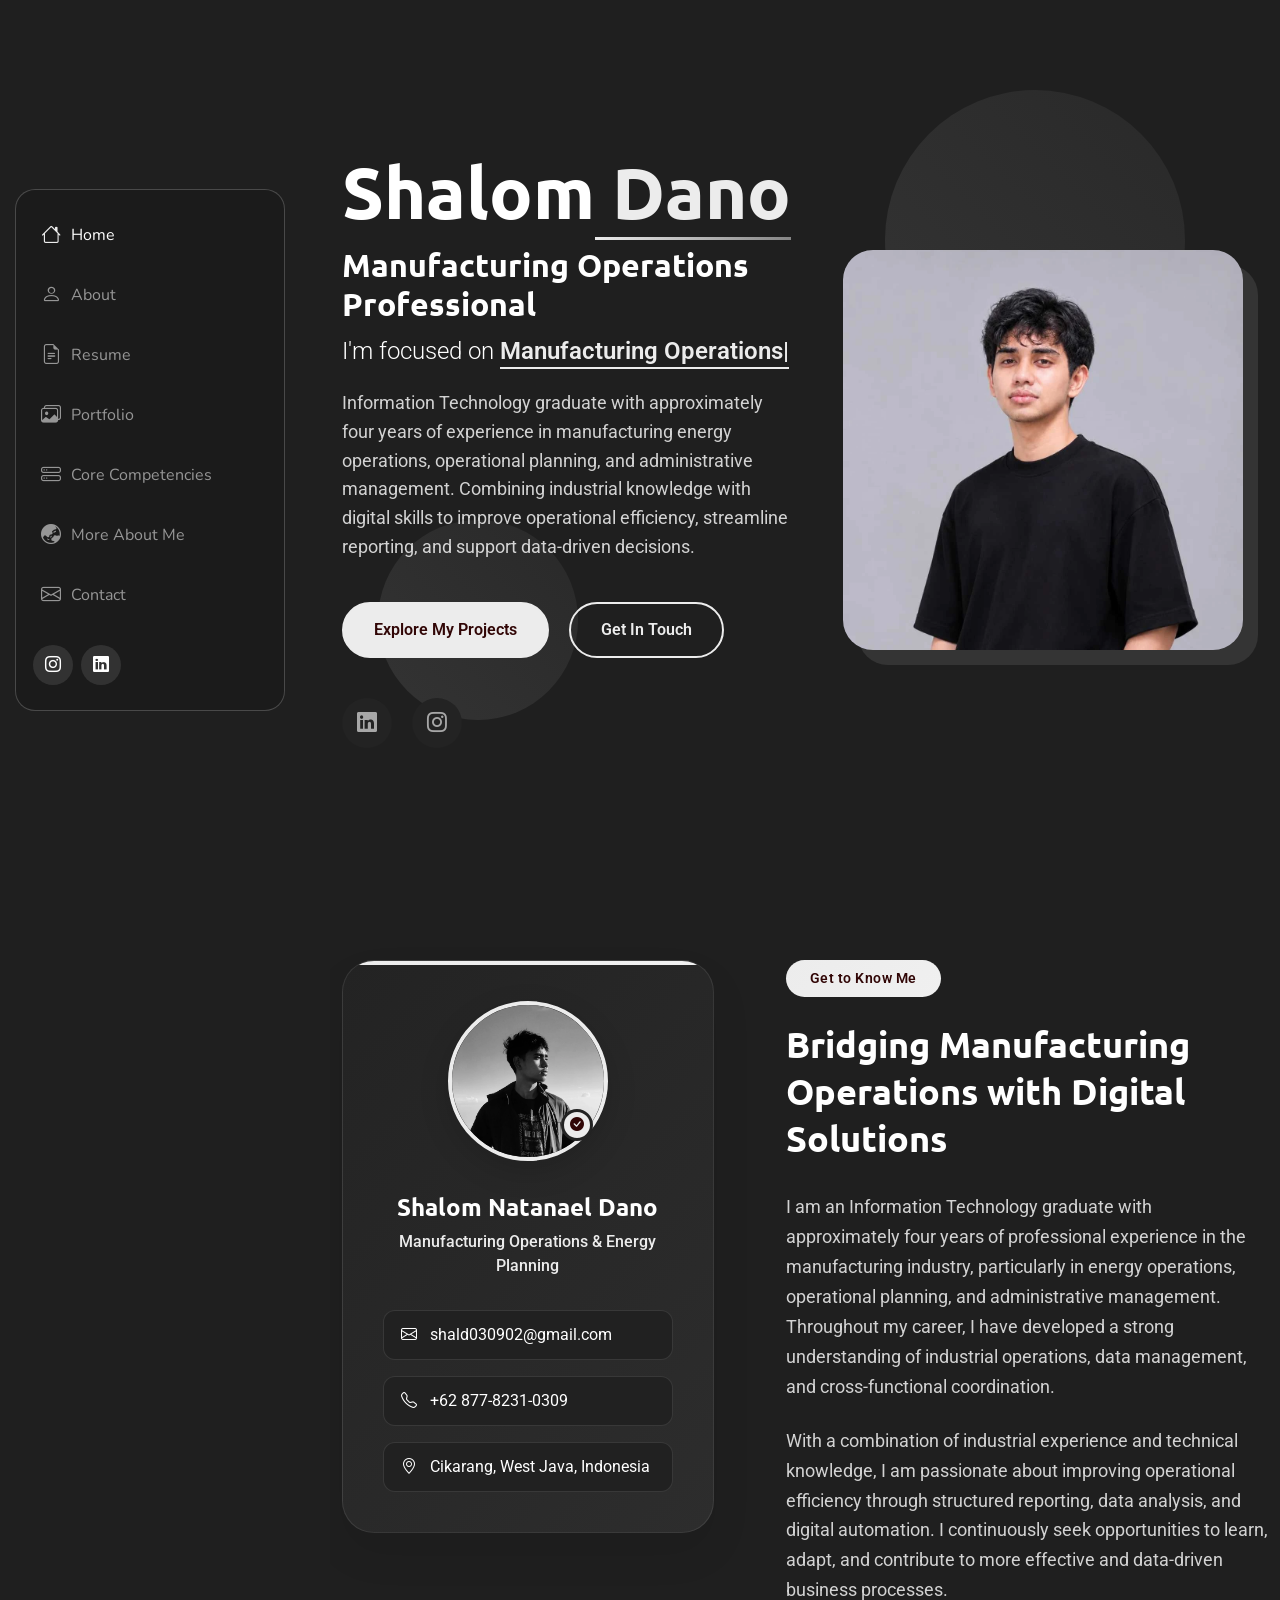
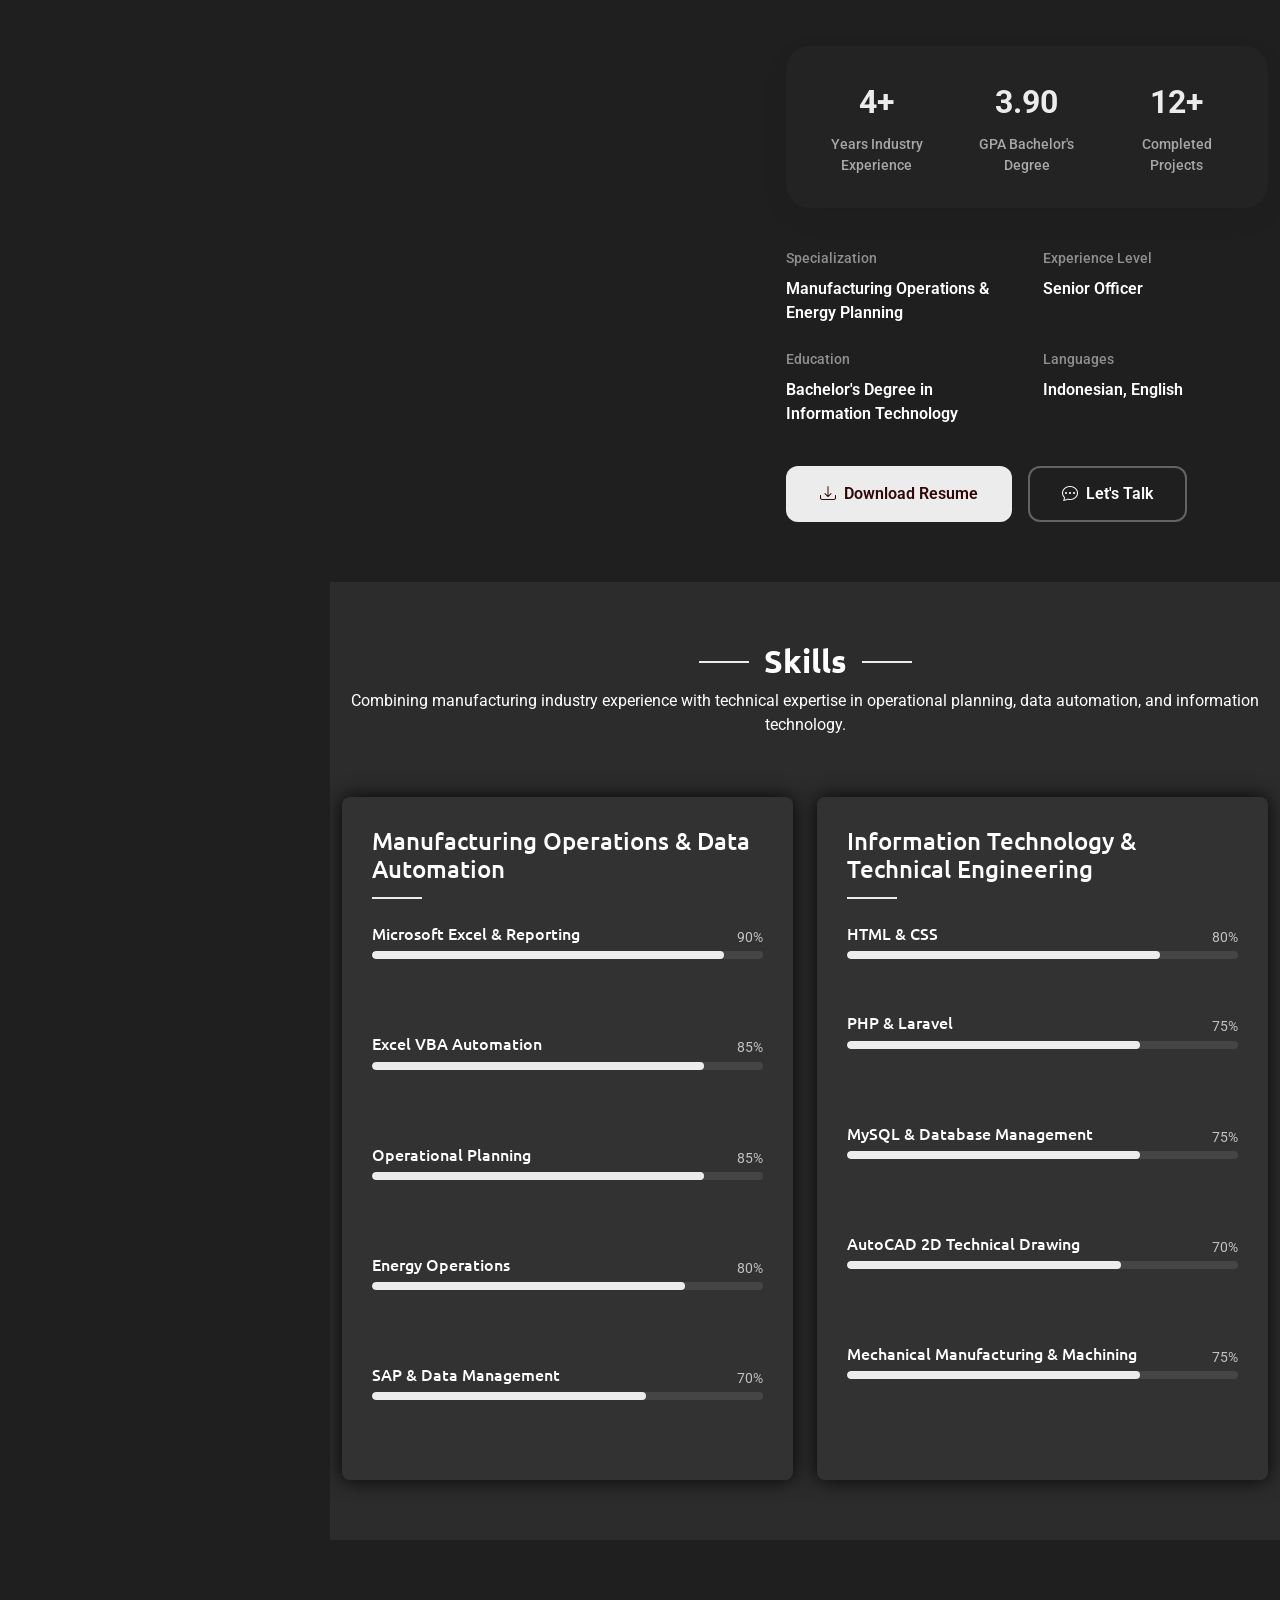
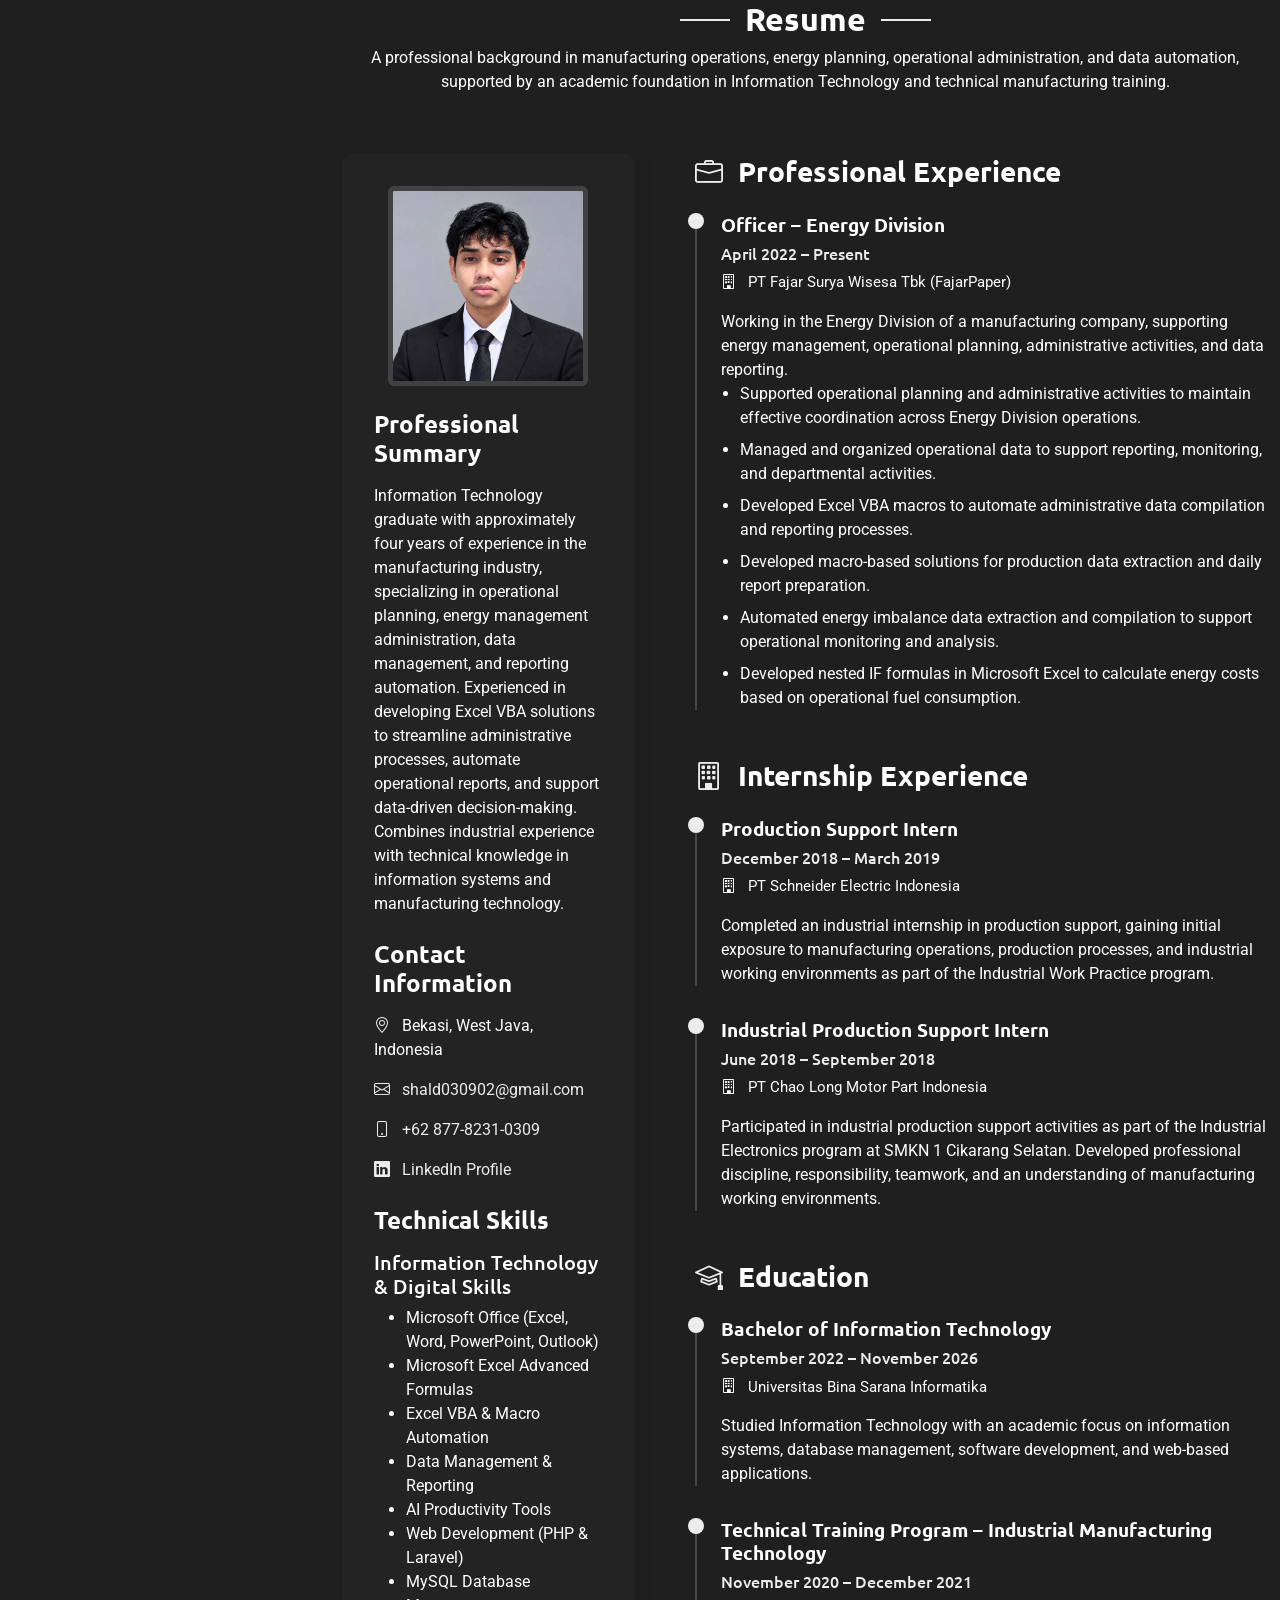
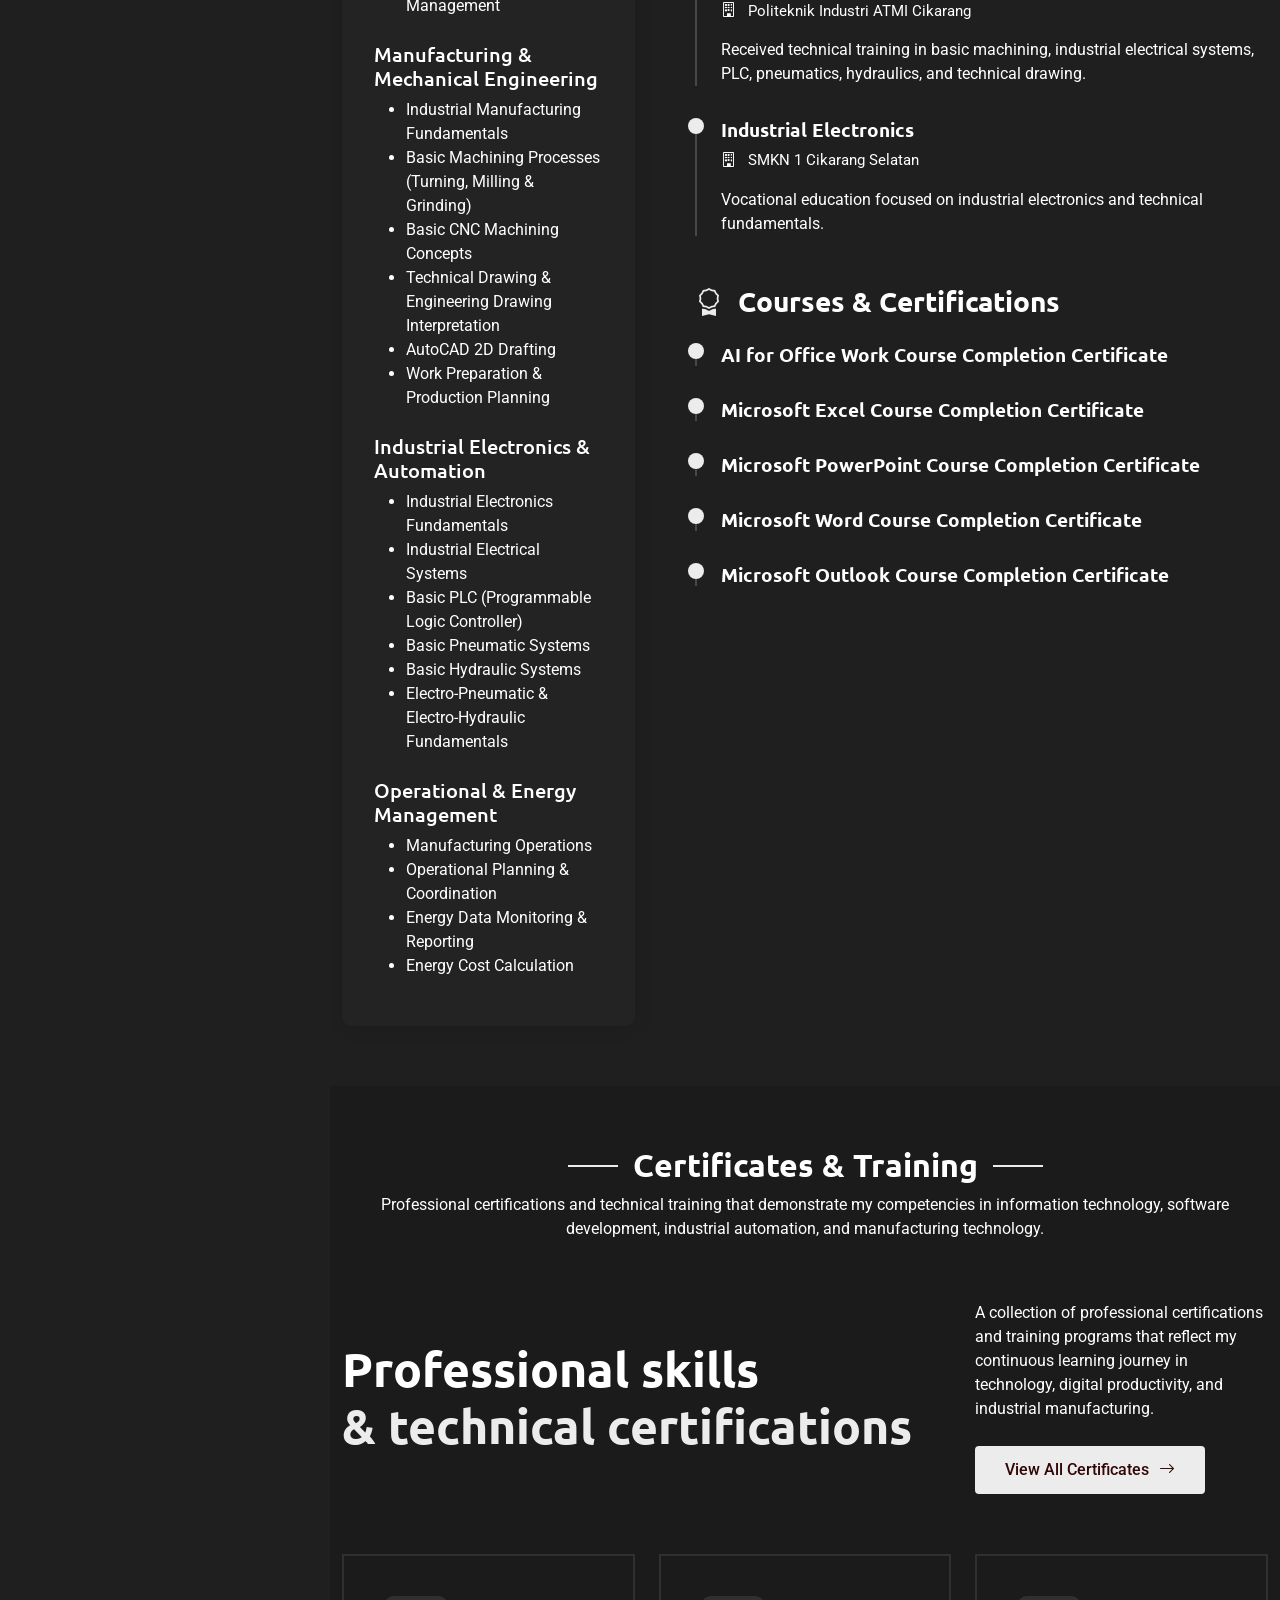
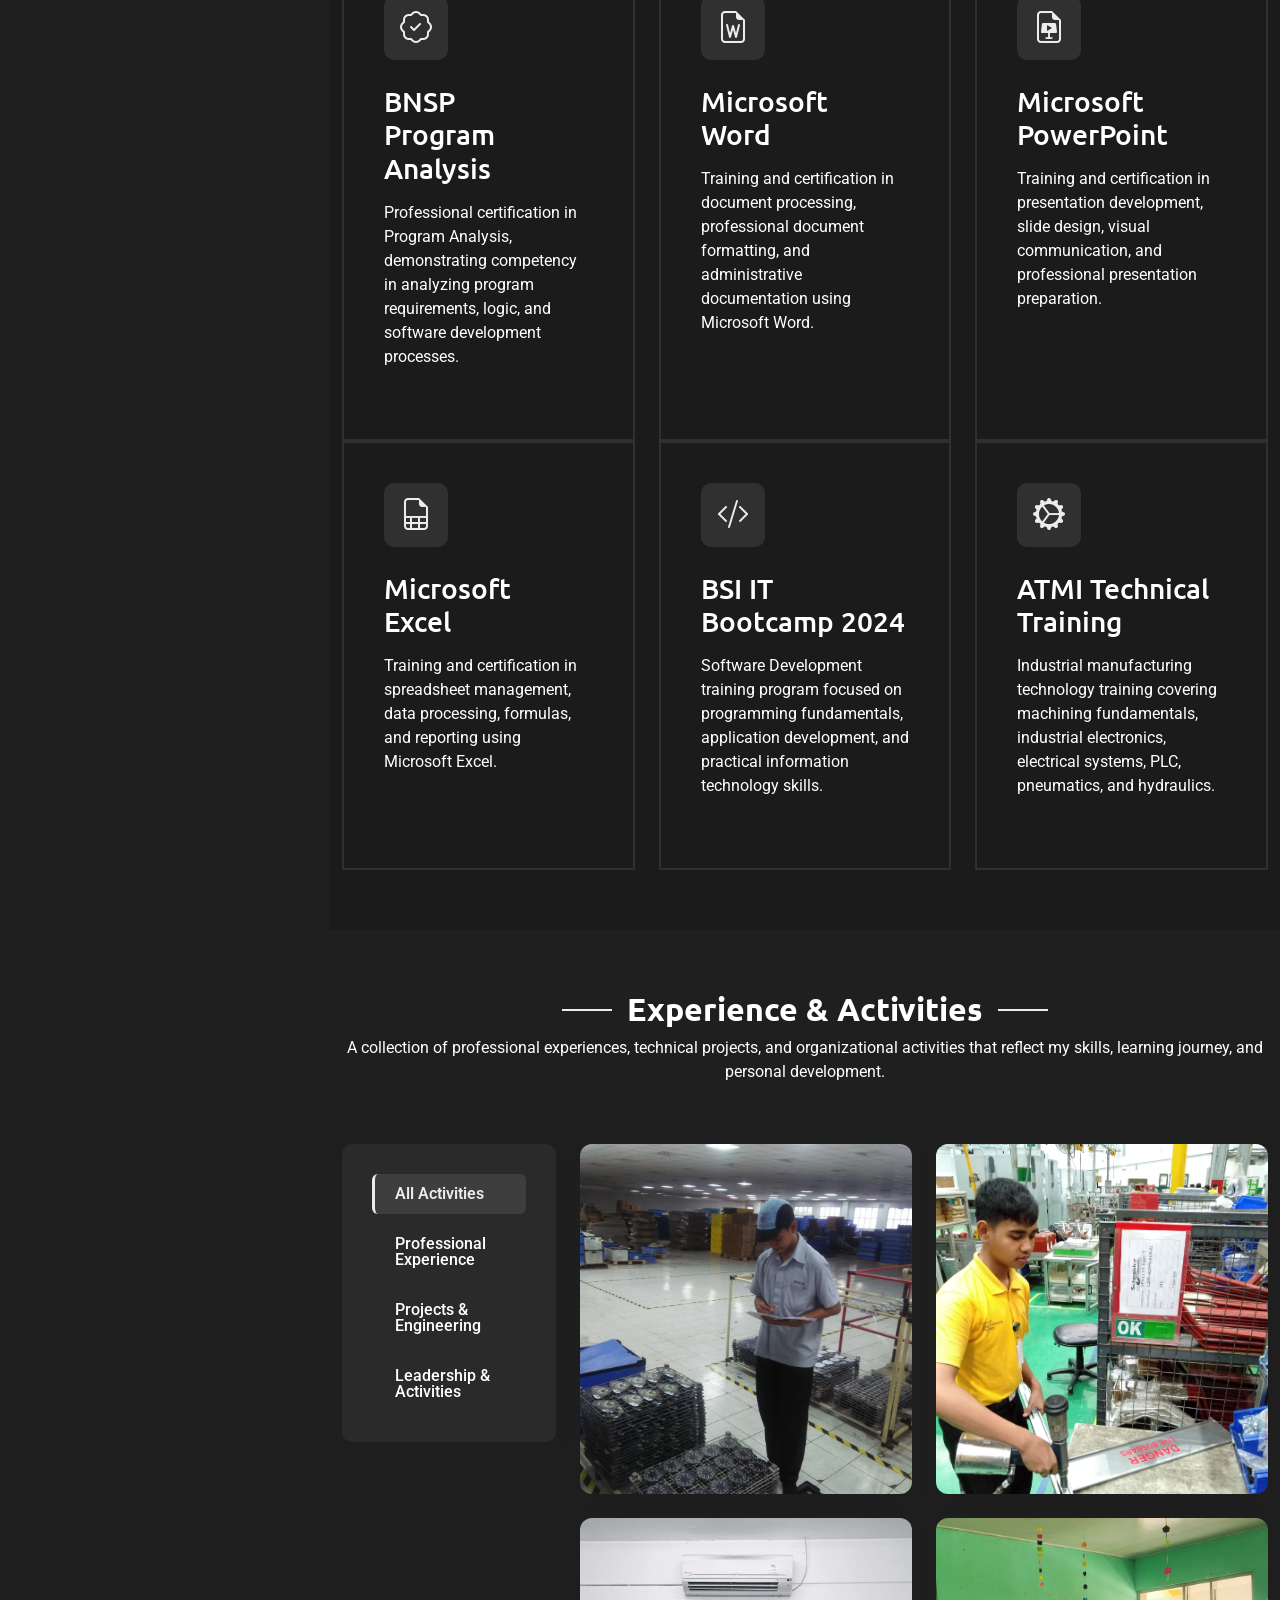
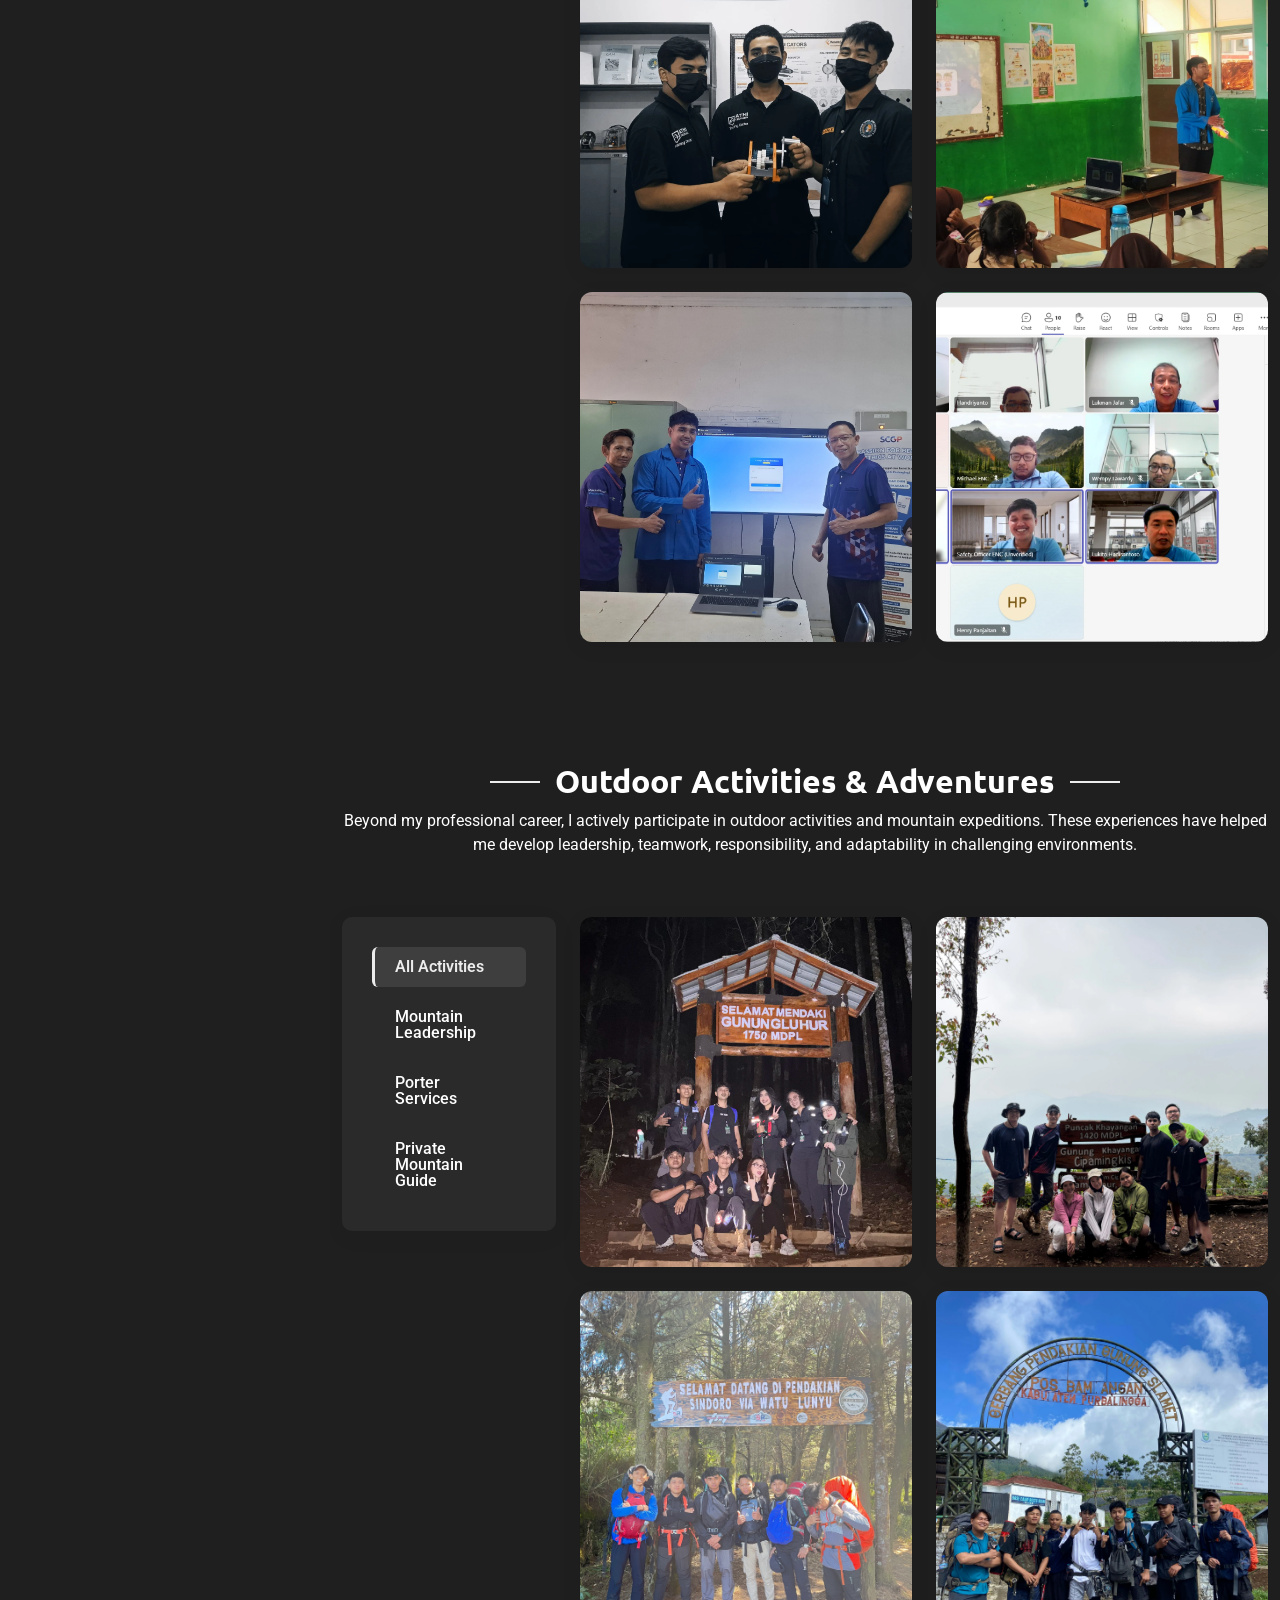
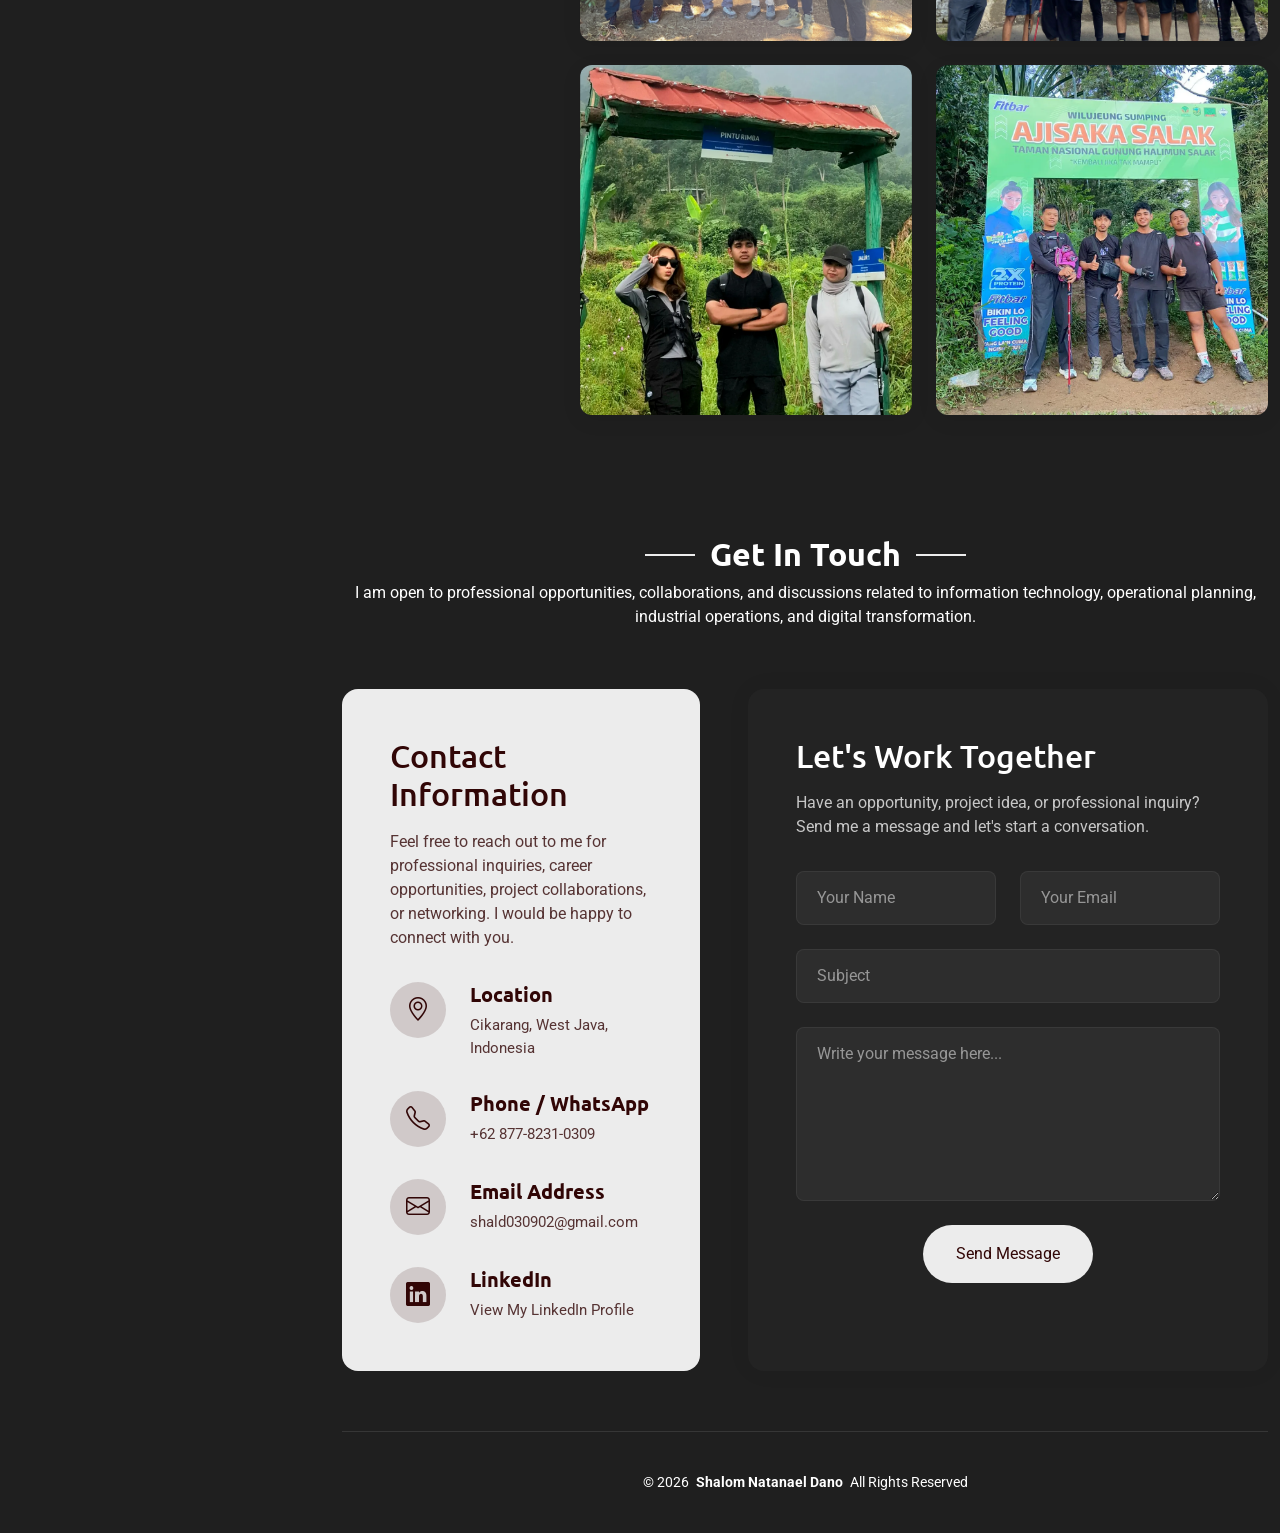
<file: index.html>
<!DOCTYPE html>
<html lang="en">

<head>
  <meta charset="utf-8">
  <meta content="width=device-width, initial-scale=1.0" name="viewport">
  <title>Shalom Natanael Dano</title>
  <meta name="description" content="Portfolio of Shalom Natanael Dano, an Information Technology graduate with experience in manufacturing operations, energy planning, operational reporting, and digital solutions.">
  <meta name="keywords" content="Shalom Natanael Dano, Manufacturing Operations, Energy Planning, Operational Reporting, Information Technology, Data Automation, Portfolio">

  <!-- Favicons -->
  <link rel="icon" type="image/png" sizes="16x16" href="assets/img/favicon.png">
  <link rel="icon" type="image/png" sizes="32x32" href="assets/img/favicon.png">
  <link rel="icon" type="image/png" sizes="48x48" href="assets/img/favicon.png">
  <link rel="icon" type="image/png" sizes="64x64" href="assets/img/favicon.png?v=3">
  <link rel="apple-touch-icon" sizes="180x180" href="assets/img/apple-touch-icon.png?v=3">

  <!-- Fonts -->
  <link href="https://fonts.googleapis.com" rel="preconnect">
  <link href="https://fonts.gstatic.com" rel="preconnect" crossorigin>
  <link href="https://fonts.googleapis.com/css2?family=Roboto:ital,wght@0,100;0,300;0,400;0,500;0,700;0,900;1,100;1,300;1,400;1,500;1,700;1,900&family=Ubuntu:ital,wght@0,300;0,400;0,500;0,700;1,300;1,400;1,500;1,700&family=Nunito:ital,wght@0,200;0,300;0,400;0,500;0,600;0,700;0,800;0,900;1,200;1,300;1,400;1,500;1,600;1,700;1,800;1,900&display=swap" rel="stylesheet">

  <!-- Vendor CSS Files -->
  <link href="assets/vendor/bootstrap/css/bootstrap.min.css" rel="stylesheet">
  <link href="assets/vendor/bootstrap-icons/bootstrap-icons.css" rel="stylesheet">
  <link href="assets/vendor/aos/aos.css" rel="stylesheet">
  <link href="assets/vendor/glightbox/css/glightbox.min.css" rel="stylesheet">
  <link href="assets/vendor/swiper/swiper-bundle.min.css" rel="stylesheet">

  <!-- Main CSS File -->
  <link href="assets/css/main.css" rel="stylesheet">

</head>

<body class="index-page">

  <header id="header" class="header dark-background d-flex flex-column justify-content-center">
    <i class="header-toggle d-xl-none bi bi-list"></i>

    <div class="header-container d-flex flex-column align-items-start">
      <nav id="navmenu" class="navmenu">
        <ul>
          <li>
  <a href="#hero" class="active">
    <i class="bi bi-house navicon"></i>
    <span>Home</span>
  </a>
  </li>

  <li>
    <a href="#about">
      <i class="bi bi-person navicon"></i>
      <span>About</span>
    </a>
  </li>

  <li>
    <a href="#resume">
      <i class="bi bi-file-earmark-text navicon"></i>
      <span>Resume</span>
    </a>
  </li>

  <li>
    <a href="#portfolio">
      <i class="bi bi-images navicon"></i>
      <span>Portfolio</span>
    </a>
  </li>

  <li>
    <a href="#services">
      <i class="bi bi-hdd-stack navicon"></i>
      <span>Core Competencies</span>
    </a>
  </li>

  <li>
    <a href="#outdoor-activities">
      <i class="bi bi-globe-asia-australia navicon"></i>
      <span>More About Me</span>
    </a>
  </li>

  <li>
    <a href="#contact">
      <i class="bi bi-envelope navicon"></i>
      <span>Contact</span>
    </a>
  </li>
        </ul>
      </nav>

      <div class="social-links text-center">
        <a href="https://www.instagram.com/shald03/" class="instagram"><i class="bi bi-instagram"></i></a>
        <a href="https://www.linkedin.com/in/shalom-natanael-dano-865ab52b8/" class="linkedin"><i class="bi bi-linkedin"></i></a>
      </div>

    </div>

  </header>

  <main class="main">

    <!-- Hero Section -->
    <section id="hero" class="hero section">

      <div class="background-elements">
        <div class="bg-circle circle-1"></div>
        <div class="bg-circle circle-2"></div>
      </div>

      <div class="hero-content">

        <div class="container">
          <div class="row align-items-center">

            <div class="col-lg-6" data-aos="fade-right" data-aos-delay="100">
              <div class="hero-text">
                <h1>Shalom<span class="accent-text"> Dano</span></h1>
                <h2>Manufacturing Operations Professional</h2>
                  <p class="lead">
                    I'm focused on 
                    <span class="typed" data-typed-items="Manufacturing Operations, Energy Planning, Operational Reporting, Data Management & Automation"></span>
                  </p>

                  <p class="description">
                    Information Technology graduate with approximately four years of experience in manufacturing energy operations, operational planning, and administrative management. Combining industrial knowledge with digital skills to improve operational efficiency, streamline reporting, and support data-driven decisions.
                  </p>

                  <div class="hero-actions">
                    <a href="#portfolio" class="btn btn-primary">Explore My Projects</a>
                    <a href="#contact" class="btn btn-outline">Get In Touch</a>
                  </div>
                <div class="social-links">
                  <a href="https://www.linkedin.com/in/shalom-natanael-dano-865ab52b8/"><i class="bi bi-linkedin"></i></a>
                  <a href="https://www.instagram.com/shald03/"><i class="bi bi-instagram"></i></a>
                </div>
              </div>
            </div>

            <div class="col-lg-6" data-aos="fade-left" data-aos-delay="200">
              <div class="hero-visual">
                <div class="profile-container">
                  <div class="profile-background"></div>
                  <img src="assets/img/profile/profile-2.webp" alt="Shalom Natanael Dano" class="profile-image">
                </div>
              </div>
            </div>

          </div>
        </div>
      </div>

    </section><!-- /Hero Section -->

    <!-- About Section -->
    <section id="about" class="about section">

      <div class="container" data-aos="fade-up" data-aos-delay="100">

        <div class="row">
          <div class="col-lg-5" data-aos="zoom-in" data-aos-delay="200">
            <div class="profile-card">
              <div class="profile-header">
                <div class="profile-image">
                  <img src="assets/img/profile/profile-square-3.webp" alt="Shalom Natanael Dano profile portrait" class="img-fluid">
                </div>
                <div class="profile-badge">
                  <i class="bi bi-check-circle-fill"></i>
                </div>
              </div>

              <div class="profile-content">
                <h3>Shalom Natanael Dano</h3>
                <p class="profession">Manufacturing Operations &amp; Energy Planning</p>

                <div class="contact-links">
                  <a href="mailto:shald030902@gmail.com" class="contact-item">
                    <i class="bi bi-envelope"></i>
                    shald030902@gmail.com
                  </a>
                  <a href="https://wa.me/6287782310309" class="contact-item">
                    <i class="bi bi-telephone"></i>
                    +62 877-8231-0309
                  </a>
                  <a href="https://goo.gl/maps/7T4fyBwsQ2mEXSQv8?g_st=ac" class="contact-item">
                    <i class="bi bi-geo-alt"></i>
                    Cikarang, West Java, Indonesia
                  </a>
                </div>
              </div>
            </div>
          </div>

          <div class="col-lg-7" data-aos="fade-left" data-aos-delay="300">
            <div class="about-content">
              <div class="section-header">
                <span class="badge-text">Get to Know Me</span>
                <h2>Bridging Manufacturing Operations with Digital Solutions</h2>
                </div>

                <div class="description">
                  <p>
                    I am an Information Technology graduate with approximately four years of professional experience in the manufacturing industry, particularly in energy operations, operational planning, and administrative management. Throughout my career, I have developed a strong understanding of industrial operations, data management, and cross-functional coordination.
                  </p>
                  
                  <p>
                    With a combination of industrial experience and technical knowledge, I am passionate about improving operational efficiency through structured reporting, data analysis, and digital automation. I continuously seek opportunities to learn, adapt, and contribute to more effective and data-driven business processes.
                  </p>
                </div>

                <div class="stats-grid">
                  <div class="stat-item">
                    <div class="stat-number">4+</div>
                    <div class="stat-label">Years Industry Experience</div>
                  </div>

                  <div class="stat-item">
                    <div class="stat-number">3.90</div>
                    <div class="stat-label">GPA Bachelor's Degree</div>
                  </div>

                  <div class="stat-item">
                    <div class="stat-number">12+</div>
                    <div class="stat-label">Completed Projects</div>
                  </div>
                </div>

                <div class="details-grid">
                  <div class="detail-row">
                    <div class="detail-item">
                      <span class="detail-label">Specialization</span>
                      <span class="detail-value">Manufacturing Operations &amp; Energy Planning</span>
                    </div>
                    <div class="detail-item">
                      <span class="detail-label">Experience Level</span>
                      <span class="detail-value">Senior Officer</span>
                    </div>
                  </div>
                  <div class="detail-row">
                    <div class="detail-item">
                      <span class="detail-label">Education</span>
                      <span class="detail-value">Bachelor's Degree in Information Technology</span>
                    </div>
                    <div class="detail-item">
                      <span class="detail-label">Languages</span>
                      <span class="detail-value">Indonesian, English</span>
                    </div>
                  </div>
                </div>

              <div class="cta-section">
                <a href="https://drive.google.com/file/d/1sSHM8zEkZzFgWvC7P91WsCCNqD21sJYe/view?usp=sharing" class="btn btn-primary">
                  <i class="bi bi-download"></i>
                  Download Resume
                </a>
                <a href="https://wa.me/6287782310309" class="btn btn-outline">
                  <i class="bi bi-chat-dots"></i>
                  Let's Talk
                </a>
              </div>
            </div>
          </div>
        </div>

      </div>

    </section><!-- /About Section -->

    <!-- Skills Section -->
    <section id="skills" class="skills section light-background">

      <!-- Section Title -->
      <div class="container section-title" data-aos="fade-up">
        <h2>Skills</h2>
        <p>
          Combining manufacturing industry experience with technical expertise
          in operational planning, data automation, and information technology.
        </p>
      </div>
      <!-- End Section Title -->

      <div class="container" data-aos="fade-up" data-aos-delay="100">

        <div class="row g-4">

          <!-- Manufacturing Operations & Data Automation -->
          <div class="col-lg-6">
            <div class="skills-category" data-aos="fade-up" data-aos-delay="200">

              <h3>Manufacturing Operations & Data Automation</h3>

              <div class="skills-animation">

                <!-- 1. Microsoft Excel & Reporting -->
                <div class="skill-item">
                  <div class="d-flex justify-content-between align-items-center">
                    <h4>Microsoft Excel & Reporting</h4>
                    <span class="skill-percentage">90%</span>
                  </div>

                  <div class="progress">
                    <div class="progress-bar"
                        role="progressbar"
                        aria-valuenow="90"
                        aria-valuemin="0"
                        aria-valuemax="100">
                    </div>
                  </div>

                  <div class="skill-tooltip">
                    Operational reporting, data management, spreadsheet analysis,
                    and executive report preparation.
                  </div>
                </div>

                <!-- 2. Excel VBA Automation -->
                <div class="skill-item">
                  <div class="d-flex justify-content-between align-items-center">
                    <h4>Excel VBA Automation</h4>
                    <span class="skill-percentage">85%</span>
                  </div>

                  <div class="progress">
                    <div class="progress-bar"
                        role="progressbar"
                        aria-valuenow="85"
                        aria-valuemin="0"
                        aria-valuemax="100">
                    </div>
                  </div>

                  <div class="skill-tooltip">
                    Automated reporting, attendance processing, data extraction,
                    file management, and workflow automation.
                  </div>
                </div>

                <!-- 3. Operational Planning -->
                <div class="skill-item">
                  <div class="d-flex justify-content-between align-items-center">
                    <h4>Operational Planning</h4>
                    <span class="skill-percentage">85%</span>
                  </div>

                  <div class="progress">
                    <div class="progress-bar"
                        role="progressbar"
                        aria-valuenow="85"
                        aria-valuemin="0"
                        aria-valuemax="100">
                    </div>
                  </div>

                  <div class="skill-tooltip">
                    Operational scheduling, monitoring, coordination,
                    and manufacturing activity reporting.
                  </div>
                </div>

                <!-- 4. Energy Operations -->
                <div class="skill-item">
                  <div class="d-flex justify-content-between align-items-center">
                    <h4>Energy Operations</h4>
                    <span class="skill-percentage">80%</span>
                  </div>

                  <div class="progress">
                    <div class="progress-bar"
                        role="progressbar"
                        aria-valuenow="80"
                        aria-valuemin="0"
                        aria-valuemax="100">
                    </div>
                  </div>

                  <div class="skill-tooltip">
                    Understanding of energy center operations, utility processes,
                    water balance, and industrial reporting.
                  </div>
                </div>

                <!-- 5. SAP & Data Management -->
                <div class="skill-item">
                  <div class="d-flex justify-content-between align-items-center">
                    <h4>SAP & Data Management</h4>
                    <span class="skill-percentage">70%</span>
                  </div>

                  <div class="progress">
                    <div class="progress-bar"
                        role="progressbar"
                        aria-valuenow="70"
                        aria-valuemin="0"
                        aria-valuemax="100">
                    </div>
                  </div>

                  <div class="skill-tooltip">
                    Experience with SAP-based operational activities
                    and structured data management.
                  </div>
                </div>

              </div>
            </div>
          </div>
          <!-- End Manufacturing Skills -->


          <!-- Information Technology & Technical Engineering -->
          <div class="col-lg-6">
            <div class="skills-category" data-aos="fade-up" data-aos-delay="300">

              <h3>Information Technology & Technical Engineering</h3>

              <div class="skills-animation">

                <!-- 1. HTML & CSS -->
                <div class="skill-item">
                  <div class="d-flex justify-content-between align-items-center">
                    <h4>HTML & CSS</h4>
                    <span class="skill-percentage">80%</span>
                  </div>

                  <div class="progress">
                    <div class="progress-bar"
                        role="progressbar"
                        aria-valuenow="80"
                        aria-valuemin="0"
                        aria-valuemax="100">
                    </div>
                  </div>

                  <div class="skill-tooltip">
                    Building responsive web interfaces and structured web layouts.
                  </div>
                </div>

                <!-- 2. PHP & Laravel -->
                <div class="skill-item">
                  <div class="d-flex justify-content-between align-items-center">
                    <h4>PHP & Laravel</h4>
                    <span class="skill-percentage">75%</span>
                  </div>

                  <div class="progress">
                    <div class="progress-bar"
                        role="progressbar"
                        aria-valuenow="75"
                        aria-valuemin="0"
                        aria-valuemax="100">
                    </div>
                  </div>

                  <div class="skill-tooltip">
                    Developing web applications using Laravel,
                    MVC architecture, and backend functionality.
                  </div>
                </div>

                <!-- 3. MySQL & Database Management -->
                <div class="skill-item">
                  <div class="d-flex justify-content-between align-items-center">
                    <h4>MySQL & Database Management</h4>
                    <span class="skill-percentage">75%</span>
                  </div>

                  <div class="progress">
                    <div class="progress-bar"
                        role="progressbar"
                        aria-valuenow="75"
                        aria-valuemin="0"
                        aria-valuemax="100">
                    </div>
                  </div>

                  <div class="skill-tooltip">
                    Database design, relational data management,
                    SQL queries, and data organization.
                  </div>
                </div>

                <!-- 4. AutoCAD 2D Technical Drawing -->
                <div class="skill-item">
                  <div class="d-flex justify-content-between align-items-center">
                    <h4>AutoCAD 2D Technical Drawing</h4>
                    <span class="skill-percentage">70%</span>
                  </div>

                  <div class="progress">
                    <div class="progress-bar"
                        role="progressbar"
                        aria-valuenow="70"
                        aria-valuemin="0"
                        aria-valuemax="100">
                    </div>
                  </div>

                  <div class="skill-tooltip">
                    2D technical drawing, engineering drawing interpretation,
                    dimensioning, and mechanical drawing fundamentals.
                  </div>
                </div>

                <!-- 5. Mechanical Manufacturing & Machining -->
                <div class="skill-item">
                  <div class="d-flex justify-content-between align-items-center">
                    <h4>Mechanical Manufacturing & Machining</h4>
                    <span class="skill-percentage">75%</span>
                  </div>

                  <div class="progress">
                    <div class="progress-bar"
                        role="progressbar"
                        aria-valuenow="75"
                        aria-valuemin="0"
                        aria-valuemax="100">
                    </div>
                  </div>

                  <div class="skill-tooltip">
                    Practical training in conventional lathe machining,
                    milling, welding, grinding, precision measurement,
                    and mechanical assembly.
                  </div>
                </div>

              </div>
            </div>
          </div>
          <!-- End IT & Technical Engineering Skills -->

        </div>
      </div>

    </section>
    <!-- End Skills Section -->


    <!-- Resume Section -->
    <section id="resume" class="resume section">

      <!-- Section Title -->
      <div class="container section-title" data-aos="fade-up">
        <h2>Resume</h2>
        <p>
          A professional background in manufacturing operations, energy planning,
          operational administration, and data automation, supported by an academic
          foundation in Information Technology and technical manufacturing training.
        </p>
      </div>
      <!-- End Section Title -->

      <div class="container" data-aos="fade-up" data-aos-delay="100">

        <div class="row gy-4">

          <!-- Left Column -->
          <div class="col-lg-4">
            <div class="resume-side" data-aos="fade-right" data-aos-delay="100">

              <div class="profile-img mb-4">
                <img src="assets/img/profile/profile-square-2.webp"
                    alt="Shalom Natanael Dano"
                    class="img-fluid rounded">
              </div>

              <!-- Professional Summary -->
              <h3>Professional Summary</h3>
              <p>
                Information Technology graduate with approximately four years
                of experience in the manufacturing industry, specializing in
                operational planning, energy management administration,
                data management, and reporting automation.

                Experienced in developing Excel VBA solutions to streamline
                administrative processes, automate operational reports, and
                support data-driven decision-making.
                Combines industrial experience with technical knowledge
                in information systems and manufacturing technology.
              </p>

              <!-- Contact Information -->
              <h3 class="mt-4">Contact Information</h3>
              <ul class="contact-info list-unstyled">

                <li>
                  <i class="bi bi-geo-alt"></i>
                  Bekasi, West Java, Indonesia
                </li>

                <li>
                  <i class="bi bi-envelope"></i>
                  <a href="mailto:shald030902@gmail.com">
                    shald030902@gmail.com
                  </a>
                </li>

                <li>
                  <i class="bi bi-phone"></i>
                  <a href="tel:+6287782310309">
                    +62 877-8231-0309
                  </a>
                </li>

                <li>
                  <i class="bi bi-linkedin"></i>
                  <a href="https://www.linkedin.com/in/shalom-natanael-dano-865ab52b8/"
                    target="_blank">
                    LinkedIn Profile
                  </a>
                </li>

              </ul>
              
              <!-- Technical Skills -->
              <div class="skills-animation mt-4">

                <h3>Technical Skills</h3>

                <!-- Information Technology & Digital Skills -->
                <h5 class="mt-3 mb-2">Information Technology & Digital Skills</h5>
                <ul>
                  <li>Microsoft Office (Excel, Word, PowerPoint, Outlook)</li>
                  <li>Microsoft Excel Advanced Formulas</li>
                  <li>Excel VBA & Macro Automation</li>
                  <li>Data Management & Reporting</li>
                  <li>AI Productivity Tools</li>
                  <li>Web Development (PHP & Laravel)</li>
                  <li>MySQL Database Management</li>
                </ul>

                <!-- Manufacturing & Mechanical Engineering -->
                <h5 class="mt-4 mb-2">Manufacturing & Mechanical Engineering</h5>
                <ul>
                  <li>Industrial Manufacturing Fundamentals</li>
                  <li>Basic Machining Processes (Turning, Milling & Grinding)</li>
                  <li>Basic CNC Machining Concepts</li>
                  <li>Technical Drawing & Engineering Drawing Interpretation</li>
                  <li>AutoCAD 2D Drafting</li>
                  <li>Work Preparation & Production Planning</li>
                </ul>

                <!-- Industrial Electronics & Automation -->
                <h5 class="mt-4 mb-2">Industrial Electronics & Automation</h5>
                <ul>
                  <li>Industrial Electronics Fundamentals</li>
                  <li>Industrial Electrical Systems</li>
                  <li>Basic PLC (Programmable Logic Controller)</li>
                  <li>Basic Pneumatic Systems</li>
                  <li>Basic Hydraulic Systems</li>
                  <li>Electro-Pneumatic & Electro-Hydraulic Fundamentals</li>
                </ul>

                <!-- Operational & Energy Management -->
                <h5 class="mt-4 mb-2">Operational & Energy Management</h5>
                <ul>
                  <li>Manufacturing Operations</li>
                  <li>Operational Planning & Coordination</li>
                  <li>Energy Data Monitoring & Reporting</li>
                  <li>Energy Cost Calculation</li>
                </ul>

              </div>
              <!-- End Technical Skills -->

            </div>
          </div>

          <!-- Right Column -->
          <div class="col-lg-8 ps-4 ps-lg-5">

            <!-- Professional Experience -->
            <div class="resume-section" data-aos="fade-up">

              <h3>
                <i class="bi bi-briefcase me-2"></i>
                Professional Experience
              </h3>

              <div class="resume-item">

                <h4>Officer – Energy Division</h4>
                <h5>April 2022 – Present</h5>

                <p class="company">
                  <i class="bi bi-building"></i>
                  PT Fajar Surya Wisesa Tbk (FajarPaper)
                </p>

                <p>
                  Working in the Energy Division of a manufacturing company,
                  supporting energy management, operational planning,
                  administrative activities, and data reporting.
                </p>

                <ul>
                  <li>
                    Supported operational planning and administrative
                    activities to maintain effective coordination
                    across Energy Division operations.
                  </li>

                  <li>
                    Managed and organized operational data to support
                    reporting, monitoring, and departmental activities.
                  </li>

                  <li>
                    Developed Excel VBA macros to automate administrative
                    data compilation and reporting processes.
                  </li>

                  <li>
                    Developed macro-based solutions for production data
                    extraction and daily report preparation.
                  </li>

                  <li>
                    Automated energy imbalance data extraction and
                    compilation to support operational monitoring
                    and analysis.
                  </li>

                  <li>
                    Developed nested IF formulas in Microsoft Excel
                    to calculate energy costs based on operational
                    fuel consumption.
                  </li>
                </ul>

              </div>

            </div>

            <!-- Internship Experience -->
            <div class="resume-section" data-aos="fade-up">

              <h3>
                <i class="bi bi-building me-2"></i>
                Internship Experience
              </h3>

              <div class="resume-item">

                <h4>Production Support Intern</h4>
                <h5>December 2018 – March 2019</h5>

                <p class="company">
                  <i class="bi bi-building"></i>
                  PT Schneider Electric Indonesia
                </p>

                <p>
                  Completed an industrial internship in production support,
                  gaining initial exposure to manufacturing operations,
                  production processes, and industrial working environments
                  as part of the Industrial Work Practice program.
                </p>

              </div>

              <div class="resume-item">

                <h4>Industrial Production Support Intern</h4>
                <h5>June 2018 – September 2018</h5>

                <p class="company">
                  <i class="bi bi-building"></i>
                  PT Chao Long Motor Part Indonesia
                </p>

                <p>
                  Participated in industrial production support activities
                  as part of the Industrial Electronics program at
                  SMKN 1 Cikarang Selatan.
                  Developed professional discipline, responsibility,
                  teamwork, and an understanding of manufacturing
                  working environments.
                </p>

              </div>

            </div>

            <!-- Education -->
            <div class="resume-section" data-aos="fade-up"
                data-aos-delay="100">

              <h3>
                <i class="bi bi-mortarboard me-2"></i>
                Education
              </h3>

              <div class="resume-item">

                <h4>Bachelor of Information Technology</h4>
                <h5>September 2022 – November 2026</h5>

                <p class="company">
                  <i class="bi bi-building"></i>
                  Universitas Bina Sarana Informatika
                </p>

                <p>
                  Studied Information Technology with an academic focus
                  on information systems, database management,
                  software development, and web-based applications.
                </p>

              </div>

              <div class="resume-item">

                <h4>Technical Training Program – Industrial Manufacturing Technology</h4>
                <h5>November 2020 – December 2021</h5>

                <p class="company">
                  <i class="bi bi-building"></i>
                  Politeknik Industri ATMI Cikarang
                </p>

                <p>
                  Received technical training in basic machining,
                  industrial electrical systems, PLC, pneumatics,
                  hydraulics, and technical drawing.
                </p>

              </div>

              <div class="resume-item">

                <h4>Industrial Electronics</h4>
                <p class="company">
                  <i class="bi bi-building"></i>
                  SMKN 1 Cikarang Selatan
                </p>

                <p>
                  Vocational education focused on industrial electronics
                  and technical fundamentals.
                </p>

              </div>

            </div>

            <!-- Courses & Certifications -->
            <div class="resume-section" data-aos="fade-up"
                data-aos-delay="200">

              <h3>
                <i class="bi bi-award me-2"></i>
                Courses & Certifications
              </h3>

              <div class="resume-item">
                <h4>AI for Office Work Course Completion Certificate</h4>
              </div>

              <div class="resume-item">
                <h4>Microsoft Excel Course Completion Certificate</h4>
              </div>

              <div class="resume-item">
                <h4>Microsoft PowerPoint Course Completion Certificate</h4>
              </div>

              <div class="resume-item">
                <h4>Microsoft Word Course Completion Certificate</h4>
              </div>

              <div class="resume-item">
                <h4>Microsoft Outlook Course Completion Certificate</h4>
              </div>

            </div>

          </div>
          <!-- End Right Column -->

        </div>

      </div>

    </section>
    <!-- /Resume Section -->

    <!-- Certificate & Training Section -->
    <section id="services" class="services section certificates-dark">
      

      <!-- Section Title -->
      <div class="container section-title" data-aos="fade-up">
        <h2>Certificates & Training</h2>
        <p>
          Professional certifications and technical training that demonstrate
          my competencies in information technology, software development,
          industrial automation, and manufacturing technology.
        </p>
      </div>
      <!-- End Section Title -->

      <div class="container" data-aos="fade-up" data-aos-delay="100">

        <!-- Service Header -->
        <div class="service-header">
          <div class="row align-items-center">

            <div class="col-lg-8 col-md-12">
              <div class="service-intro">
                <h2 class="service-heading">
                  <div>Professional skills</div>
                  <div><span>& technical certifications</span></div>
                </h2>
              </div>
            </div>

            <div class="col-lg-4 col-md-12">
              <div class="service-summary">
                <p>
                  A collection of professional certifications and training
                  programs that reflect my continuous learning journey
                  in technology, digital productivity, and industrial
                  manufacturing.
                </p>
                <a href="certificates.html" class="service-btn">
                  View All Certificates
                  <i class="bi bi-arrow-right"></i>
                </a>
              </div>
            </div>

          </div>
        </div>
        <!-- End Service Header -->


        <!-- Certificate Cards -->
        <div class="row justify-content-center">

          <!-- 1. BNSP Certificate -->
          <div class="col-lg-4 col-md-6" data-aos="fade-up" data-aos-delay="100">
            <div class="service-card position-relative z-1">

              <div class="service-icon">
                <i class="bi bi-patch-check"></i>
              </div>

              <a href="service-details.html?certificate=bnsp"
                class="card-action d-flex align-items-center justify-content-center rounded-circle">
                <i class="bi bi-arrow-up-right"></i>
              </a>

              <h3>
                <a href="service-details.html?certificate=bnsp">
                  BNSP <span>Program Analysis</span>
                </a>
              </h3>

              <p>
                Professional certification in Program Analysis,
                demonstrating competency in analyzing program
                requirements, logic, and software development processes.
              </p>

            </div>
          </div>


          <!-- 2. Microsoft Word -->
          <div class="col-lg-4 col-md-6" data-aos="fade-up" data-aos-delay="200">
            <div class="service-card position-relative z-1">

              <div class="service-icon">
                <i class="bi bi-file-earmark-word"></i>
              </div>

              <a href="service-details.html?certificate=word"
                class="card-action d-flex align-items-center justify-content-center rounded-circle">
                <i class="bi bi-arrow-up-right"></i>
              </a>

              <h3>
                <a href="service-details.html?certificate=word">
                  Microsoft <span>Word</span>
                </a>
              </h3>

              <p>
                Training and certification in document processing,
                professional document formatting, and administrative
                documentation using Microsoft Word.
              </p>

            </div>
          </div>


          <!-- 3. Microsoft PowerPoint -->
          <div class="col-lg-4 col-md-6" data-aos="fade-up" data-aos-delay="300">
            <div class="service-card position-relative z-1">

              <div class="service-icon">
                <i class="bi bi-file-earmark-slides"></i>
              </div>

              <a href="service-details.html?certificate=powerpoint"
                class="card-action d-flex align-items-center justify-content-center rounded-circle">
                <i class="bi bi-arrow-up-right"></i>
              </a>

              <h3>
                <a href="service-details.html?certificate=powerpoint">
                  Microsoft <span>PowerPoint</span>
                </a>
              </h3>

              <p>
                Training and certification in presentation development,
                slide design, visual communication, and professional
                presentation preparation.
              </p>

            </div>
          </div>


          <!-- 4. Microsoft Excel -->
          <div class="col-lg-4 col-md-6" data-aos="fade-up" data-aos-delay="100">
            <div class="service-card position-relative z-1">

              <div class="service-icon">
                <i class="bi bi-file-earmark-spreadsheet"></i>
              </div>

              <a href="service-details.html?certificate=excel"
                class="card-action d-flex align-items-center justify-content-center rounded-circle">
                <i class="bi bi-arrow-up-right"></i>
              </a>

              <h3>
                <a href="service-details.html?certificate=excel">
                  Microsoft <span>Excel</span>
                </a>
              </h3>

              <p>
                Training and certification in spreadsheet management,
                data processing, formulas, and reporting using
                Microsoft Excel.
              </p>

            </div>
          </div>


          <!-- 5. BSI IT Bootcamp -->
          <div class="col-lg-4 col-md-6" data-aos="fade-up" data-aos-delay="200">
            <div class="service-card position-relative z-1">

              <div class="service-icon">
                <i class="bi bi-code-slash"></i>
              </div>

              <a href="service-details.html?certificate=bsi-bootcamp"
                class="card-action d-flex align-items-center justify-content-center rounded-circle">
                <i class="bi bi-arrow-up-right"></i>
              </a>

              <h3>
                BSI IT <span>Bootcamp 2024</span>
              </h3>

              <p>
                Software Development training program focused on
                programming fundamentals, application development,
                and practical information technology skills.
              </p>

            </div>
          </div>


          <!-- 6. ATMI Training -->
          <div class="col-lg-4 col-md-6" data-aos="fade-up" data-aos-delay="300">
            <div class="service-card position-relative z-1">

              <div class="service-icon">
                <i class="bi bi-gear-wide-connected"></i>
              </div>

              <a href="service-details.html?certificate=atmi"
                class="card-action d-flex align-items-center justify-content-center rounded-circle">
                <i class="bi bi-arrow-up-right"></i>
              </a>

              <h3>
                ATMI <span>Technical Training</span>
              </h3>

              <p>
                Industrial manufacturing technology training covering
                machining fundamentals, industrial electronics,
                electrical systems, PLC, pneumatics, and hydraulics.
              </p>

            </div>
          </div>

        </div>
        <!-- End Certificate Cards -->

      </div>

    </section>
    <!-- /Certificate & Training Section -->

    <!-- Portfolio Section -->
    <section id="portfolio" class="portfolio section">

      <!-- Section Title -->
      <div class="container section-title" data-aos="fade-up">
        <h2>Experience & Activities</h2>
        <p>
          A collection of professional experiences, technical projects,
          and organizational activities that reflect my skills,
          learning journey, and personal development.
        </p>
      </div>
      <!-- End Section Title -->

      <div class="container" data-aos="fade-up" data-aos-delay="100">

        <div class="isotope-layout"
            data-default-filter="*"
            data-layout="masonry"
            data-sort="original-order">

          <div class="row">

            <!-- Filter Sidebar -->
            <div class="col-lg-3 filter-sidebar">
              <div class="filters-wrapper"
                  data-aos="fade-right"
                  data-aos-delay="150">

                <ul class="portfolio-filters isotope-filters">
                  <li data-filter="*" class="filter-active">All Activities</li>
                  <li data-filter=".filter-experience">Professional Experience</li>
                  <li data-filter=".filter-projects">Projects & Engineering</li>
                  <li data-filter=".filter-leadership">Leadership & Activities</li>
                </ul>

              </div>
            </div>

            <!-- Portfolio Items -->
            <div class="col-lg-9">

              <div class="row gy-4 portfolio-container isotope-container"
                  data-aos="fade-up"
                  data-aos-delay="200">

                <!-- 1. Stock Opname -->
                <div class="col-lg-6 col-md-6 portfolio-item isotope-item filter-experience">
                  <div class="portfolio-wrap">
                    <img src="assets/img/portfolio/experience-1.webp"
                        class="img-fluid"
                        alt="Raw Material Inventory Stocktaking – PT Chao Long Motor Parts Indonesia"
                        loading="lazy">

                    <div class="portfolio-info">
                      <div class="content">
                        <span class="category">Professional Experience</span>
                        <h4>Raw Material Inventory Stocktaking – PT Chao Long Motor Parts Indonesia</h4>
                        <div class="portfolio-links">
                          <a href="assets/img/portfolio/experience-1.webp"
                            class="glightbox"
                            title="Raw Material Inventory Stocktaking – PT Chao Long Motor Parts Indonesia">
                            <i class="bi bi-plus-lg"></i>
                          </a>
                        </div>
                      </div>
                    </div>
                  </div>
                </div>

                <!-- 2. Kitting Parts Panel MV -->
                <div class="col-lg-6 col-md-6 portfolio-item isotope-item filter-experience">
                  <div class="portfolio-wrap">
                    <img src="assets/img/portfolio/experience-2.webp"
                        class="img-fluid"
                        alt="Medium Voltage Panel Parts Kitting – PT Schneider Electric Indonesia"
                        loading="lazy">

                    <div class="portfolio-info">
                      <div class="content">
                        <span class="category">Professional Experience</span>
                        <h4>Medium Voltage Panel Parts Kitting – PT Schneider Electric Indonesia</h4>
                        <div class="portfolio-links">
                          <a href="assets/img/portfolio/experience-2.webp"
                            class="glightbox"
                            title="Medium Voltage Panel Parts Kitting – PT Schneider Electric Indonesia">
                            <i class="bi bi-plus-lg"></i>
                          </a>
                        </div>
                      </div>
                    </div>
                  </div>
                </div>

                <!-- 3. Final Project Mini Gear Box -->
                <div class="col-lg-6 col-md-6 portfolio-item isotope-item filter-projects">
                  <div class="portfolio-wrap">
                    <img src="assets/img/portfolio/experience-3.webp"
                        class="img-fluid"
                        alt="Mini Gearbox Assembly – Final Engineering Project, ATMI Polytechnic Cikarang"
                        loading="lazy">

                    <div class="portfolio-info">
                      <div class="content">
                        <span class="category">Projects & Engineering</span>
                        <h4>Mini Gearbox Assembly – Final Engineering Project, ATMI Polytechnic Cikarang</h4>
                        <div class="portfolio-links">
                          <a href="assets/img/portfolio/experience-3.webp"
                            class="glightbox"
                            title="Mini Gearbox Assembly – Final Engineering Project, ATMI Polytechnic Cikarang">
                            <i class="bi bi-plus-lg"></i>
                          </a>
                        </div>
                      </div>
                    </div>
                  </div>
                </div>

                <!-- 4. Penyuluhan Pendidikan -->
                <div class="col-lg-6 col-md-6 portfolio-item isotope-item filter-leadership">
                  <div class="portfolio-wrap">
                    <img src="assets/img/portfolio/experience-4.webp"
                        class="img-fluid"
                        alt="Civic Education Outreach Program – SDN Weninggalih 03"
                        loading="lazy">

                    <div class="portfolio-info">
                      <div class="content">
                        <span class="category">Leadership & Activities</span>
                        <h4>Civic Education Outreach Program – SDN Weninggalih 03</h4>
                        <div class="portfolio-links">
                          <a href="assets/img/portfolio/experience-4.webp"
                            class="glightbox"
                            title="Civic Education Outreach Program – SDN Weninggalih 03">
                            <i class="bi bi-plus-lg"></i>
                          </a>
                        </div>
                      </div>
                    </div>
                  </div>
                </div>

                <!-- 5. Digitalisasi Website -->
                <div class="col-lg-6 col-md-6 portfolio-item isotope-item filter-projects">
                  <div class="portfolio-wrap">
                    <img src="assets/img/portfolio/experience-5.webp"
                        class="img-fluid"
                        alt="Energy Division Administrative Website Digitalization – Project Handover to PT Fajar Surya Wisesa"
                        loading="lazy">

                    <div class="portfolio-info">
                      <div class="content">
                        <span class="category">Projects & Engineering</span>
                        <h4>Energy Division Administrative Website Digitalization – Project Handover to PT Fajar Surya Wisesa</h4>
                        <div class="portfolio-links">
                          <a href="assets/img/portfolio/experience-5.webp"
                            class="glightbox"
                            title="Energy Division Administrative Website Digitalization – Project Handover to PT Fajar Surya Wisesa">
                            <i class="bi bi-plus-lg"></i>
                          </a>
                        </div>
                      </div>
                    </div>
                  </div>
                </div>

                <!-- 6. Host Daily Operational Report -->
                <div class="col-lg-6 col-md-6 portfolio-item isotope-item filter-leadership">
                  <div class="portfolio-wrap">
                    <img src="assets/img/portfolio/experience-6.webp"
                        class="img-fluid"
                        alt="Daily Operational Report Meeting Host - Division Energy PT Fajar Surya Wisesa"
                        loading="lazy">

                    <div class="portfolio-info">
                      <div class="content">
                        <span class="category">Leadership & Activities</span>
                        <h4>Daily Operational Report Meeting Host - Division Energy PT Fajar Surya Wisesa</h4>
                        <div class="portfolio-links">
                          <a href="assets/img/portfolio/experience-6.webp"
                            class="glightbox"
                            title="Daily Operational Report Meeting Host - Division Energy PT Fajar Surya Wisesa">
                            <i class="bi bi-plus-lg"></i>
                          </a>
                        </div>
                      </div>
                    </div>
                  </div>
                </div>

              </div>
              <!-- End Portfolio Container -->

            </div>
          </div>
        </div>
      </div>
    </section>
    <!-- /Portfolio Section -->

    <!-- Outdoor Activities Section -->
    <section id="outdoor-activities" class="portfolio section">

      <!-- Section Title -->
      <div class="container section-title" data-aos="fade-up">
        <h2>Outdoor Activities & Adventures</h2>
        <p>
          Beyond my professional career, I actively participate in outdoor
          activities and mountain expeditions. These experiences have helped
          me develop leadership, teamwork, responsibility, and adaptability
          in challenging environments.
        </p>
      </div>
      <!-- End Section Title -->

      <div class="container" data-aos="fade-up" data-aos-delay="100">

        <div class="isotope-layout"
            data-default-filter="*"
            data-layout="masonry"
            data-sort="original-order">

          <div class="row">

            <!-- Filter Sidebar -->
            <div class="col-lg-3 filter-sidebar">
              <div class="filters-wrapper"
                  data-aos="fade-right"
                  data-aos-delay="150">

                <ul class="portfolio-filters isotope-filters">
                  <li data-filter="*" class="filter-active">All Activities</li>
                  <li data-filter=".filter-leader">Mountain Leadership</li>
                  <li data-filter=".filter-porter">Porter Services</li>
                  <li data-filter=".filter-guide">Private Mountain Guide</li>
                </ul>

              </div>
            </div>

            <!-- Outdoor Portfolio Items -->
            <div class="col-lg-9">

              <div class="row gy-4 portfolio-container isotope-container"
                  data-aos="fade-up"
                  data-aos-delay="200">

                <!-- 1. Mountain Trekking Leader - Mount Luhur -->
                <div class="col-lg-6 col-md-6 portfolio-item isotope-item filter-leader">
                  <div class="portfolio-wrap">
                    <img src="assets/img/portfolio/outdoor-1.webp"
                        class="img-fluid"
                        alt="Mountain Trekking Leader at Mount Luhur"
                        loading="lazy">

                    <div class="portfolio-info">
                      <div class="content">
                        <span class="category">Mountain Leadership</span>
                        <h4>Mount Luhur – Trekking Leader</h4>
                        <div class="portfolio-links">
                          <a href="assets/img/portfolio/outdoor-1.webp"
                            class="glightbox"
                            title="Mountain Trekking Leader – Mount Luhur">
                            <i class="bi bi-plus-lg"></i>
                          </a>
                        </div>
                      </div>
                    </div>
                  </div>
                </div>

                <!-- 2. Mountain Trekking Leader - Mount Khayangan -->
                <div class="col-lg-6 col-md-6 portfolio-item isotope-item filter-leader">
                  <div class="portfolio-wrap">
                    <img src="assets/img/portfolio/outdoor-2.webp"
                        class="img-fluid"
                        alt="Mountain Trekking Leader at Mount Khayangan"
                        loading="lazy">

                    <div class="portfolio-info">
                      <div class="content">
                        <span class="category">Mountain Leadership</span>
                        <h4>Mount Khayangan – Trekking Leader</h4>
                        <div class="portfolio-links">
                          <a href="assets/img/portfolio/outdoor-2.webp"
                            class="glightbox"
                            title="Mountain Trekking Leader – Mount Khayangan">
                            <i class="bi bi-plus-lg"></i>
                          </a>
                        </div>
                      </div>
                    </div>
                  </div>
                </div>

                <!-- 3. Porter - Mount Sindoro -->
                <div class="col-lg-6 col-md-6 portfolio-item isotope-item filter-porter">
                  <div class="portfolio-wrap">
                    <img src="assets/img/portfolio/outdoor-3.webp"
                        class="img-fluid"
                        alt="Mountain Porter at Mount Sindoro"
                        loading="lazy">

                    <div class="portfolio-info">
                      <div class="content">
                        <span class="category">Porter Services</span>
                        <h4>Mount Sindoro – Mountain Porter</h4>
                        <div class="portfolio-links">
                          <a href="assets/img/portfolio/outdoor-3.webp"
                            class="glightbox"
                            title="Mountain Porter – Mount Sindoro">
                            <i class="bi bi-plus-lg"></i>
                          </a>
                        </div>
                      </div>
                    </div>
                  </div>
                </div>

                <!-- 4. Porter - Mount Slamet -->
                <div class="col-lg-6 col-md-6 portfolio-item isotope-item filter-porter">
                  <div class="portfolio-wrap">
                    <img src="assets/img/portfolio/outdoor-4.webp"
                        class="img-fluid"
                        alt="Mountain Porter at Mount Slamet"
                        loading="lazy">

                    <div class="portfolio-info">
                      <div class="content">
                        <span class="category">Porter Services</span>
                        <h4>Mount Slamet – Mountain Porter</h4>
                        <div class="portfolio-links">
                          <a href="assets/img/portfolio/outdoor-4.webp"
                            class="glightbox"
                            title="Mountain Porter – Mount Slamet">
                            <i class="bi bi-plus-lg"></i>
                          </a>
                        </div>
                      </div>
                    </div>
                  </div>
                </div>

                <!-- 5. Private Guide - Mount Kencana 2 -->
                <div class="col-lg-6 col-md-6 portfolio-item isotope-item filter-guide">
                  <div class="portfolio-wrap">
                    <img src="assets/img/portfolio/outdoor-5.webp"
                        class="img-fluid"
                        alt="Private Mountain Guide at Mount Kencana 2"
                        loading="lazy">

                    <div class="portfolio-info">
                      <div class="content">
                        <span class="category">Private Mountain Guide</span>
                        <h4>Mount Kencana 2 – Private Guide</h4>
                        <div class="portfolio-links">
                          <a href="assets/img/portfolio/outdoor-5.webp"
                            class="glightbox"
                            title="Private Mountain Guide – Mount Kencana 2">
                            <i class="bi bi-plus-lg"></i>
                          </a>
                        </div>
                      </div>
                    </div>
                  </div>
                </div>

                <!-- 6. Private Guide - Mount Salak -->
                <div class="col-lg-6 col-md-6 portfolio-item isotope-item filter-guide">
                  <div class="portfolio-wrap">
                    <img src="assets/img/portfolio/outdoor-6.webp"
                        class="img-fluid"
                        alt="Private Mountain Guide at Mount Salak"
                        loading="lazy">

                    <div class="portfolio-info">
                      <div class="content">
                        <span class="category">Private Mountain Guide</span>
                        <h4>Mount Salak – Private Guide</h4>
                        <div class="portfolio-links">
                          <a href="assets/img/portfolio/outdoor-6.webp"
                            class="glightbox"
                            title="Private Mountain Guide – Mount Salak">
                            <i class="bi bi-plus-lg"></i>
                          </a>
                        </div>
                      </div>
                    </div>
                  </div>
                </div>

              </div>
              <!-- End Outdoor Portfolio Container -->

            </div>
          </div>
        </div>
      </div>
    </section>
    <!-- /Outdoor Activities Section -->



  <!-- Contact Section -->
  <section id="contact" class="contact section">

    <!-- Section Title -->
    <div class="container section-title" data-aos="fade-up">
      <h2>Get In Touch</h2>
      <p>
        I am open to professional opportunities, collaborations,
        and discussions related to information technology,
        operational planning, industrial operations, and digital transformation.
      </p>
    </div>
    <!-- End Section Title -->

    <div class="container">

      <div class="row g-4 g-lg-5">

        <!-- Contact Information -->
        <div class="col-lg-5">
          <div class="info-box">
            <h3>Contact Information</h3>
            <p>
              Feel free to reach out to me for professional inquiries,
              career opportunities, project collaborations, or networking.
              I would be happy to connect with you.
            </p>

            <div class="info-item">
              <div class="icon-box">
                <i class="bi bi-geo-alt"></i>
              </div>
              <div class="content">
                <h4>Location</h4>
                <p>Cikarang, West Java, Indonesia</p>
              </div>
            </div>

            <div class="info-item">
              <div class="icon-box">
                <i class="bi bi-telephone"></i>
              </div>
              <div class="content">
                <h4>Phone / WhatsApp</h4>
                <p>
                  <a href="https://wa.me/6287782310309" target="_blank" rel="noopener noreferrer">
                    +62 877-8231-0309
                  </a>
                </p>
              </div>
            </div>

            <div class="info-item">
              <div class="icon-box">
                <i class="bi bi-envelope"></i>
              </div>
              <div class="content">
                <h4>Email Address</h4>
                <p>
                  <a href="mailto:shald030902@gmail.com">
                    shald030902@gmail.com
                  </a>
                </p>
              </div>
            </div>

            <div class="info-item">
              <div class="icon-box">
                <i class="bi bi-linkedin"></i>
              </div>
              <div class="content">
                <h4>LinkedIn</h4>
                <p>
                  <a href="https://www.linkedin.com/in/shalom-natanael-dano-865ab52b8"
                    target="_blank"
                    rel="noopener noreferrer">
                    View My LinkedIn Profile
                  </a>
                </p>
              </div>
            </div>

          </div>
        </div>

        
  <!-- Contact Form -->
  <div class="col-lg-7">
    <div class="contact-form">
      <h3>Let's Work Together</h3>
      <p>
        Have an opportunity, project idea, or professional inquiry?
        Send me a message and let's start a conversation.
      </p>

      <form id="contact-form"
            action="https://formspree.io/f/mjyydqjr"
            method="POST"
            class="php-email-form">
        
         <!-- Honeypot Spam Protection -->
        <div class="d-none" aria-hidden="true">
          <input type="text"
                name="_gotcha"
                tabindex="-1"
                autocomplete="off">
        </div>

        <div class="row gy-4">

          <div class="col-md-6">
            <input type="text"
                  name="name"
                  class="form-control"
                  placeholder="Your Name"
                  required>
          </div>

          <div class="col-md-6">
            <input type="email"
                  class="form-control"
                  name="email"
                  placeholder="Your Email"
                  required>
          </div>

          <div class="col-12">
            <input type="text"
                  class="form-control"
                  name="subject"
                  placeholder="Subject"
                  required>
          </div>

          <div class="col-12">
            <textarea class="form-control"
                      name="message"
                      rows="6"
                      placeholder="Write your message here..."
                      required></textarea>
          </div>

          <!-- Email Subject -->
          <input type="hidden"
                name="_subject"
                value="New Message from Shalom Natanael Dano Portfolio">

          <div class="col-12 text-center">

            <div class="loading">
              Sending message...
            </div>

            <div class="error-message"></div>

            <div class="sent-message">
              Your message has been sent. Thank you for reaching out!
            </div>

            <button type="submit" class="btn">
              Send Message
            </button>

          </div>

        </div>
      </form>

    </div>
  </div>
  <!-- End Contact Form -->

  </main>    
  <!-- Footer -->
  <footer id="footer" class="footer position-relative">

    <div class="container">

      <div class="copyright text-center">
        <p>
          © <span id="current-year">2026</span>
          <strong class="px-1 sitename">Shalom Natanael Dano</strong>
          <span>All Rights Reserved</span>
        </p>
      </div>
    </div>

  </footer>
  <!-- /Footer -->

  <!-- Scroll Top -->
  <a href="#" id="scroll-top" class="scroll-top d-flex align-items-center justify-content-center"><i class="bi bi-arrow-up-short"></i></a>

  <!-- Preloader -->
  <div id="preloader"></div>


  <!-- Vendor JS Files -->
  <script src="assets/vendor/bootstrap/js/bootstrap.bundle.min.js"></script>
  <script src="assets/vendor/aos/aos.js"></script>
  <script src="assets/vendor/typed.js/typed.umd.js"></script>
  <script src="assets/vendor/purecounter/purecounter_vanilla.js"></script>
  <script src="assets/vendor/waypoints/noframework.waypoints.js"></script>
  <script src="assets/vendor/isotope-layout/isotope.pkgd.min.js"></script>
  <script src="assets/vendor/imagesloaded/imagesloaded.pkgd.min.js"></script>
  <script src="assets/vendor/glightbox/js/glightbox.min.js"></script>
  <script src="assets/vendor/swiper/swiper-bundle.min.js"></script>

  <!-- Main JS File -->
  <script src="assets/js/main.js"></script>

  <!-- Formspree Contact Form -->
  <script src="assets/js/formspree-contact.js"></script>

</body>

</html>
</file>
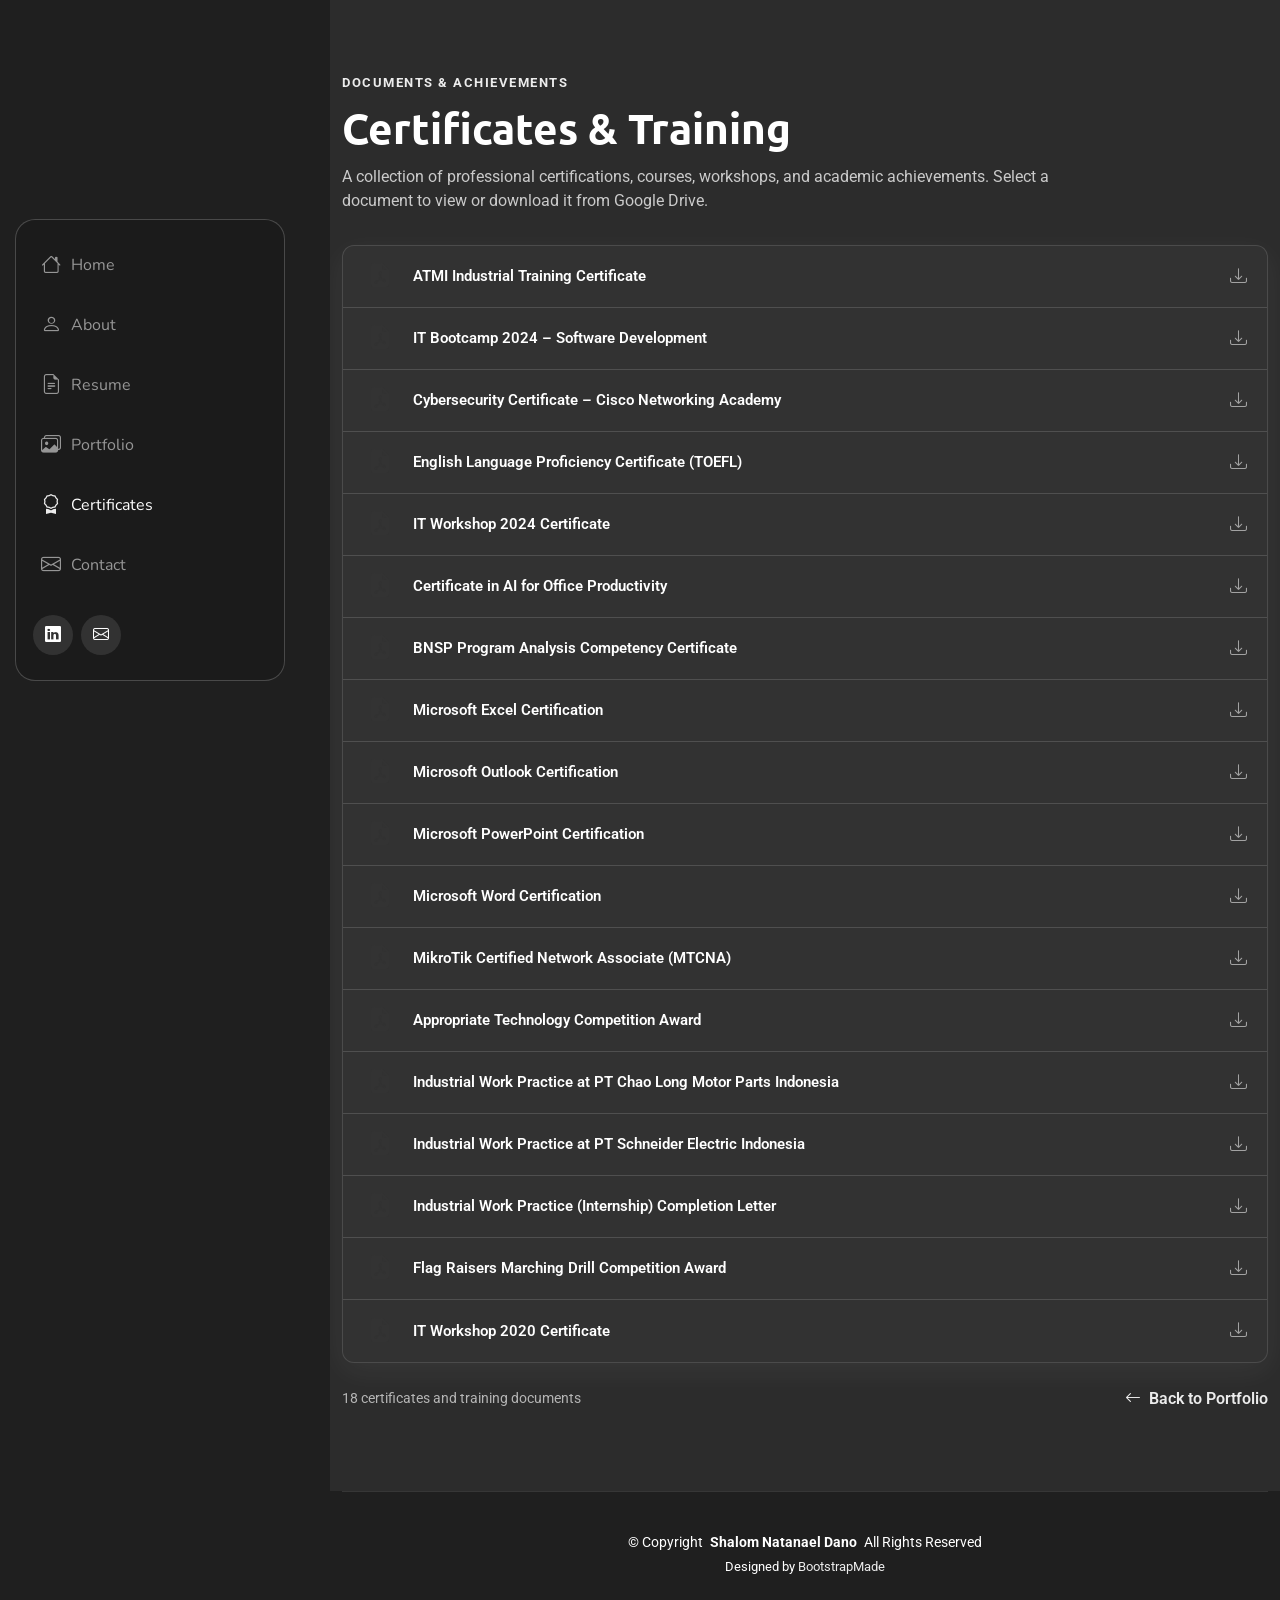
<file: certificates.html>
<!DOCTYPE html>
<html lang="en">

<head>
  <meta charset="utf-8">
  <meta content="width=device-width, initial-scale=1.0" name="viewport">
  <title>Certificates | Shalom Natanael Dano</title>
  <meta name="description" content="Certificates and training records of Shalom Natanael Dano.">

  <link rel="icon" type="image/png" href="assets/img/favicon.png">
  <link rel="apple-touch-icon" href="assets/img/apple-touch-icon.png">

  <link href="https://fonts.googleapis.com" rel="preconnect">
  <link href="https://fonts.gstatic.com" rel="preconnect" crossorigin>
  <link href="https://fonts.googleapis.com/css2?family=Roboto:wght@400;500;700;900&family=Ubuntu:wght@400;500;700&family=Nunito:wght@400;500;600;700;800&display=swap" rel="stylesheet">

  <link href="assets/vendor/bootstrap/css/bootstrap.min.css" rel="stylesheet">
  <link href="assets/vendor/bootstrap-icons/bootstrap-icons.css" rel="stylesheet">
  <link href="assets/vendor/aos/aos.css" rel="stylesheet">
  <link href="assets/css/main.css" rel="stylesheet">

  <style>
    .certificates-page {
      min-height: 100vh;
      padding: 70px 0 80px;
    }

    .certificates-header {
      margin-bottom: 32px;
    }

    .certificates-header .eyebrow {
      display: inline-block;
      color: var(--accent-color);
      font-size: 13px;
      font-weight: 700;
      letter-spacing: 1.5px;
      text-transform: uppercase;
      margin-bottom: 10px;
    }

    .certificates-header h1 {
      font-family: var(--heading-font);
      font-size: clamp(30px, 4vw, 42px);
      font-weight: 700;
      margin-bottom: 12px;
    }

    .certificates-header p {
      color: color-mix(in srgb, var(--default-color), transparent 25%);
      max-width: 720px;
      margin: 0;
    }

    .certificate-list {
      background: var(--surface-color);
      border: 1px solid color-mix(in srgb, var(--default-color), transparent 88%);
      border-radius: 12px;
      overflow: hidden;
      box-shadow: 0 8px 30px color-mix(in srgb, var(--default-color), transparent 94%);
    }

    .certificate-link {
      display: flex;
      align-items: center;
      gap: 16px;
      min-height: 62px;
      padding: 13px 20px;
      color: var(--default-color);
      text-decoration: none;
      border-bottom: 1px solid color-mix(in srgb, var(--default-color), transparent 86%);
      transition: background-color .2s ease, color .2s ease;
    }

    .certificate-link:last-child {
      border-bottom: 0;
    }

    .certificate-link:hover {
      background: color-mix(in srgb, var(--accent-color), transparent 94%);
      color: var(--accent-color);
    }

    .pdf-icon {
      display: inline-flex;
      align-items: center;
      justify-content: center;
      flex: 0 0 34px;
      width: 34px;
      height: 34px;
      background: transparent;
      color: #333333;
      font-size: 24px;
    }

    .certificate-name {
      flex: 1;
      font-size: 15px;
      font-weight: 600;
      overflow-wrap: anywhere;
    }

    .download-icon {
      color: color-mix(in srgb, var(--default-color), transparent 45%);
      font-size: 17px;
      transition: transform .2s ease;
    }

    .certificate-link:hover .download-icon {
      color: var(--accent-color);
      transform: translateY(2px);
    }

    .certificates-footer {
      display: flex;
      align-items: center;
      justify-content: space-between;
      gap: 16px;
      margin-top: 24px;
      flex-wrap: wrap;
    }

    .certificates-count {
      color: color-mix(in srgb, var(--default-color), transparent 35%);
      font-size: 14px;
    }

    .back-link {
      display: inline-flex;
      align-items: center;
      gap: 8px;
      color: var(--accent-color);
      font-weight: 600;
      text-decoration: none;
    }

    .back-link:hover {
      text-decoration: underline;
    }

    @media (max-width: 576px) {
      .certificates-page { padding: 45px 0 60px; }
      .certificate-link { padding: 12px 14px; gap: 12px; }
      .certificate-name { font-size: 14px; }
    }
  </style>
</head>

<body class="index-page">

  <header id="header" class="header dark-background d-flex flex-column justify-content-center">
    <i class="header-toggle d-xl-none bi bi-list"></i>
    <div class="header-container d-flex flex-column align-items-start">
      <nav id="navmenu" class="navmenu">
        <ul>
          <li><a href="index.html#hero"><i class="bi bi-house navicon"></i> Home</a></li>
          <li><a href="index.html#about"><i class="bi bi-person navicon"></i> About</a></li>
          <li><a href="index.html#resume"><i class="bi bi-file-earmark-text navicon"></i> Resume</a></li>
          <li><a href="index.html#portfolio"><i class="bi bi-images navicon"></i> Portfolio</a></li>
          <li><a href="index.html#services" class="active"><i class="bi bi-award navicon"></i> Certificates</a></li>
          <li><a href="index.html#contact"><i class="bi bi-envelope navicon"></i> Contact</a></li>
        </ul>
      </nav>

      <div class="social-links text-center">
        <a href="https://www.linkedin.com/in/shalom-natanael-dano-865ab52b8/" class="linkedin" target="_blank" rel="noopener"><i class="bi bi-linkedin"></i></a>
        <a href="mailto:shald030902@gmail.com" class="email"><i class="bi bi-envelope"></i></a>
      </div>
    </div>
  </header>

  <main class="main">
    <section class="certificates-page section light-background">
      <div class="container" data-aos="fade-up">
        <div class="certificates-header">
          <span class="eyebrow">Documents & Achievements</span>
          <h1>Certificates & Training</h1>
          <p>A collection of professional certifications, courses, workshops, and academic achievements. Select a document to view or download it from Google Drive.</p>
        </div>

        <div class="certificate-list">
          <a class="certificate-link" href="https://drive.google.com/file/d/1WDQXQ6fAY46myejuWB82-v7ZfvAsdRL0/view?usp=sharing" target="_blank" rel="noopener noreferrer" data-certificate="atmi">
            <span class="pdf-icon"><i class="bi bi-file-earmark-pdf-fill"></i></span>
            <span class="certificate-name">ATMI Industrial Training Certificate</span>
            <span class="download-icon"><i class="bi bi-download"></i></span>
          </a>
          <a class="certificate-link" href="https://drive.google.com/file/d/1jxkCfRGKZs1G9y7NOgAMy00tWlk9D2Zn/view?usp=sharing" target="_blank" rel="noopener noreferrer" data-certificate="bsi-bootcamp">
            <span class="pdf-icon"><i class="bi bi-file-earmark-pdf-fill"></i></span>
            <span class="certificate-name">IT Bootcamp 2024 – Software Development</span>
            <span class="download-icon"><i class="bi bi-download"></i></span>
          </a>
          <a class="certificate-link" href="https://drive.google.com/file/d/1PNAdUtH3A6eIbX_i4aiq-Pci98-SNPPn/view?usp=sharing" target="_blank" rel="noopener noreferrer" data-certificate="bsi-cyber-security">
            <span class="pdf-icon"><i class="bi bi-file-earmark-pdf-fill"></i></span>
            <span class="certificate-name">Cybersecurity Certificate – Cisco Networking Academy</span>
            <span class="download-icon"><i class="bi bi-download"></i></span>
          </a>
          <a class="certificate-link" href="https://drive.google.com/file/d/1j3FW5ZWCS_L_n_neP-mBKdN7IdSNly7o/view?usp=sharing" target="_blank" rel="noopener noreferrer" data-certificate="bsi-toefl">
            <span class="pdf-icon"><i class="bi bi-file-earmark-pdf-fill"></i></span>
            <span class="certificate-name">English Language Proficiency Certificate (TOEFL)</span>
            <span class="download-icon"><i class="bi bi-download"></i></span>
          </a>
          <a class="certificate-link" href="https://drive.google.com/file/d/1u3THF01x3cdS8Z2wmp5NBMiBtsA_i_cs/view?usp=sharing" target="_blank" rel="noopener noreferrer" data-certificate="bsi-workshop-it">
            <span class="pdf-icon"><i class="bi bi-file-earmark-pdf-fill"></i></span>
            <span class="certificate-name">IT Workshop 2024 Certificate</span>
            <span class="download-icon"><i class="bi bi-download"></i></span>
          </a>
          <a class="certificate-link" href="https://drive.google.com/file/d/1J87WS18_fhCz5r9NRw37hSbdalkDP57i/view?usp=sharing" target="_blank" rel="noopener noreferrer" data-certificate="ai-office">
            <span class="pdf-icon"><i class="bi bi-file-earmark-pdf-fill"></i></span>
            <span class="certificate-name">Certificate in AI for Office Productivity</span>
            <span class="download-icon"><i class="bi bi-download"></i></span>
          </a>
          <a class="certificate-link" href="https://drive.google.com/file/d/1MNTDXl3lOVpVs3SVvXjPdkVUedjUWZGS/view?usp=sharing" target="_blank" rel="noopener noreferrer" data-certificate="bnsp">
            <span class="pdf-icon"><i class="bi bi-file-earmark-pdf-fill"></i></span>
            <span class="certificate-name">BNSP Program Analysis Competency Certificate</span>
            <span class="download-icon"><i class="bi bi-download"></i></span>
          </a>
          <a class="certificate-link" href="https://drive.google.com/file/d/1_9KZufnnBY_1B1D5y6CK_quRv857CL1E/view?usp=sharing" target="_blank" rel="noopener noreferrer" data-certificate="microsoft-excel">
            <span class="pdf-icon"><i class="bi bi-file-earmark-pdf-fill"></i></span>
            <span class="certificate-name">Microsoft Excel Certification</span>
            <span class="download-icon"><i class="bi bi-download"></i></span>
          </a>
          <a class="certificate-link" href="https://drive.google.com/file/d/1QzUanKxFOgPVfhAEy32VQqb8lQI5UirE/view?usp=sharing" target="_blank" rel="noopener noreferrer" data-certificate="microsoft-outlook">
            <span class="pdf-icon"><i class="bi bi-file-earmark-pdf-fill"></i></span>
            <span class="certificate-name">Microsoft Outlook Certification</span>
            <span class="download-icon"><i class="bi bi-download"></i></span>
          </a>
          <a class="certificate-link" href="https://drive.google.com/file/d/1MS7cIt1_EBduC30BpMpiyIAMpBjYUBh7/view?usp=sharing" target="_blank" rel="noopener noreferrer" data-certificate="microsoft-powerpoint">
            <span class="pdf-icon"><i class="bi bi-file-earmark-pdf-fill"></i></span>
            <span class="certificate-name">Microsoft PowerPoint Certification</span>
            <span class="download-icon"><i class="bi bi-download"></i></span>
          </a>
          <a class="certificate-link" href="https://drive.google.com/file/d/1cXNRSFwSlWPruDd3pk1uyCeffMShS4ua/view?usp=sharing" target="_blank" rel="noopener noreferrer" data-certificate="microsoft-word">
            <span class="pdf-icon"><i class="bi bi-file-earmark-pdf-fill"></i></span>
            <span class="certificate-name">Microsoft Word Certification</span>
            <span class="download-icon"><i class="bi bi-download"></i></span>
          </a>
          <a class="certificate-link" href="https://drive.google.com/file/d/1U6vfoCV5Olo8M9O_Ud1Q-YF5dvTS7u9h/view?usp=sharing" target="_blank" rel="noopener noreferrer" data-certificate="mtcna">
            <span class="pdf-icon"><i class="bi bi-file-earmark-pdf-fill"></i></span>
            <span class="certificate-name">MikroTik Certified Network Associate (MTCNA)</span>
            <span class="download-icon"><i class="bi bi-download"></i></span>
          </a>
          <a class="certificate-link" href="https://drive.google.com/file/d/1IQDR2UT5nmJvR_rwuILKJ2iEw_gsROYB/view?usp=sharing" target="_blank" rel="noopener noreferrer" data-certificate="smk-teknologi-tepat-guna">
            <span class="pdf-icon"><i class="bi bi-file-earmark-pdf-fill"></i></span>
            <span class="certificate-name">Appropriate Technology Competition Award</span>
            <span class="download-icon"><i class="bi bi-download"></i></span>
          </a>
          <a class="certificate-link" href="https://drive.google.com/file/d/1y1SZydsukNyEC6EslrY4DWADxH9yYU1q/view?usp=sharing" target="_blank" rel="noopener noreferrer" data-certificate="smk-pkl-1">
            <span class="pdf-icon"><i class="bi bi-file-earmark-pdf-fill"></i></span>
            <span class="certificate-name">Industrial Work Practice at PT Chao Long Motor Parts Indonesia</span>
            <span class="download-icon"><i class="bi bi-download"></i></span>
          </a>
          <a class="certificate-link" href="https://drive.google.com/file/d/1yvrRTfHaGAffS3dhfSmfVwPvuF-p0ImC/view?usp=sharing" target="_blank" rel="noopener noreferrer" data-certificate="smk-pkl-2">
            <span class="pdf-icon"><i class="bi bi-file-earmark-pdf-fill"></i></span>
            <span class="certificate-name">Industrial Work Practice at PT Schneider Electric Indonesia</span>
            <span class="download-icon"><i class="bi bi-download"></i></span>
          </a>
          <a class="certificate-link" href="https://drive.google.com/file/d/19Y2cTv4IGlgUVs3njKsbfcLQhu8a4d3V/view?usp=sharing" target="_blank" rel="noopener noreferrer" data-certificate="smk-surat-keterangan-pkl">
            <span class="pdf-icon"><i class="bi bi-file-earmark-pdf-fill"></i></span>
            <span class="certificate-name">Industrial Work Practice (Internship) Completion Letter</span>
            <span class="download-icon"><i class="bi bi-download"></i></span>
          </a>
          <a class="certificate-link" href="https://drive.google.com/file/d/1pSudZrFrP6TaZllxYuMk1KD7H9OZ2KMe/view?usp=sharing" target="_blank" rel="noopener noreferrer" data-certificate="smp-baris-berbaris">
            <span class="pdf-icon"><i class="bi bi-file-earmark-pdf-fill"></i></span>
            <span class="certificate-name">Flag Raisers Marching Drill Competition Award</span>
            <span class="download-icon"><i class="bi bi-download"></i></span>
          </a>
          <a class="certificate-link" href="https://drive.google.com/file/d/1gyOU9YKnSm4URfoX-K2n83sIJ6PuTEcb/view?usp=sharing" target="_blank" rel="noopener noreferrer" data-certificate="upb-workshop-it">
            <span class="pdf-icon"><i class="bi bi-file-earmark-pdf-fill"></i></span>
            <span class="certificate-name">IT Workshop 2020 Certificate</span>
            <span class="download-icon"><i class="bi bi-download"></i></span>
          </a>
        </div>

        <div class="certificates-footer">
          <span class="certificates-count">18 certificates and training documents</span>
          <a href="index.html#services" class="back-link"><i class="bi bi-arrow-left"></i> Back to Portfolio</a>
        </div>
      </div>
    </section>
  </main>

  <footer id="footer" class="footer position-relative">
    <div class="container">
      <div class="copyright text-center">
        <p>© <span>Copyright</span> <strong class="px-1 sitename">Shalom Natanael Dano</strong> <span>All Rights Reserved</span></p>
      </div>
      <div class="credits">
        Designed by <a href="https://bootstrapmade.com/" target="_blank" rel="noopener">BootstrapMade</a>
      </div>
    </div>
  </footer>

  <a href="#" id="scroll-top" class="scroll-top d-flex align-items-center justify-content-center"><i class="bi bi-arrow-up-short"></i></a>
  <div id="preloader"></div>

  <script src="assets/vendor/bootstrap/js/bootstrap.bundle.min.js"></script>
  <script src="assets/vendor/aos/aos.js"></script>
  <script src="assets/js/main.js"></script>
  
</body>
</html>
</file>
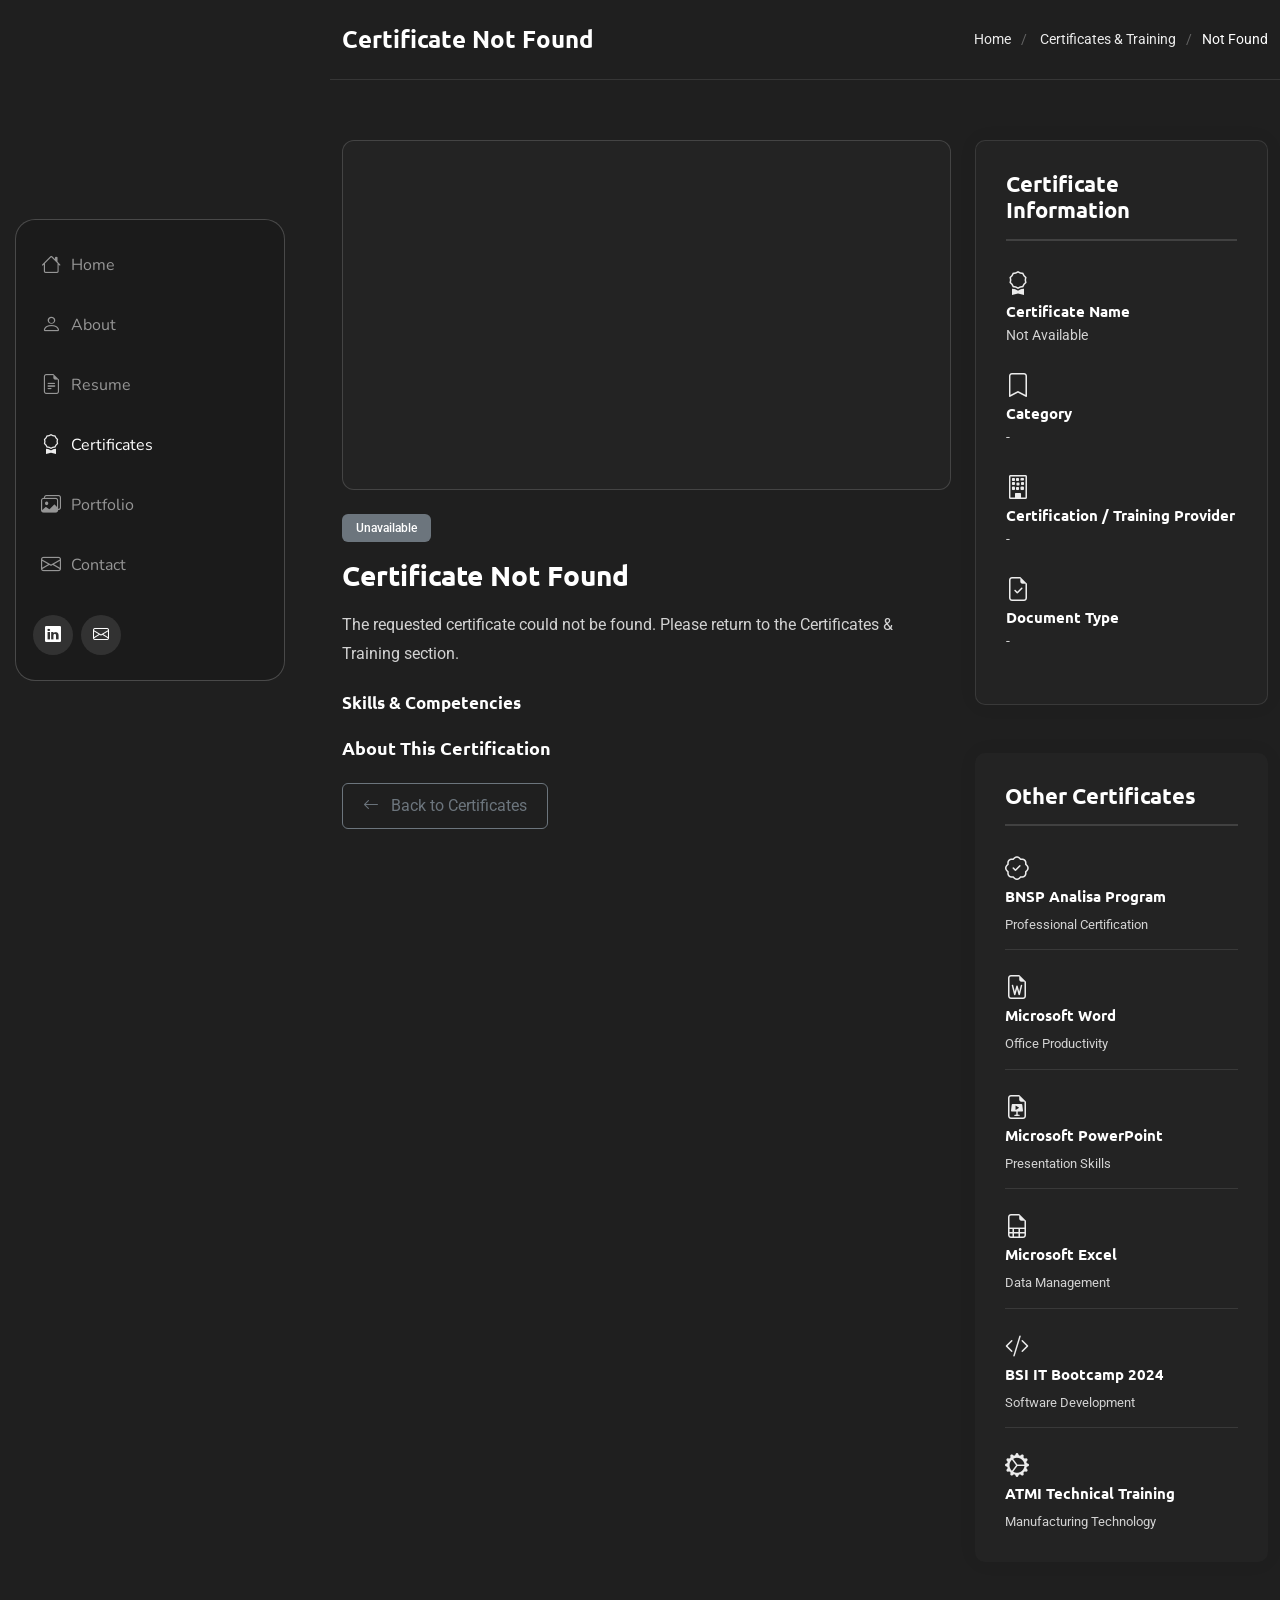
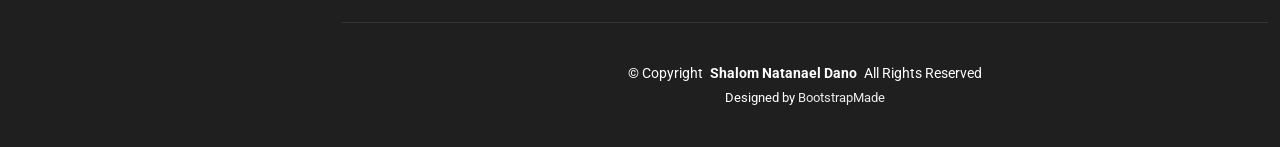
<file: service-details.html>
<!DOCTYPE html>
<html lang="en">

<head>
  <meta charset="utf-8">
  <meta content="width=device-width, initial-scale=1.0" name="viewport">

  <title>Certificate Details | Shalom Natanael Dano</title>
  <meta name="description" content="Professional certifications and technical training of Shalom Natanael Dano.">
  <meta name="keywords" content="Certificate, BNSP, Microsoft Office, ATMI, BSI IT Bootcamp, Shalom Natanael Dano">

  <!-- Favicons -->
  <link rel="icon" type="image/png" href="assets/img/favicon.png">
  <link rel="apple-touch-icon" href="assets/img/apple-touch-icon.png">

  <!-- Fonts -->
  <link href="https://fonts.googleapis.com" rel="preconnect">
  <link href="https://fonts.gstatic.com" rel="preconnect" crossorigin>
  <link href="https://fonts.googleapis.com/css2?family=Roboto:wght@400;500;700;900&family=Ubuntu:wght@400;500;700&family=Nunito:wght@400;500;600;700;800&display=swap" rel="stylesheet">

  <!-- Vendor CSS Files -->
  <link href="assets/vendor/bootstrap/css/bootstrap.min.css" rel="stylesheet">
  <link href="assets/vendor/bootstrap-icons/bootstrap-icons.css" rel="stylesheet">
  <link href="assets/vendor/aos/aos.css" rel="stylesheet">
  <link href="assets/vendor/glightbox/css/glightbox.min.css" rel="stylesheet">
  <link href="assets/vendor/swiper/swiper-bundle.min.css" rel="stylesheet">

  <!-- Main CSS File -->
  <link href="assets/css/main.css" rel="stylesheet">

  <!-- Certificate CSS -->
  <link href="assets/css/certificate-details.css" rel="stylesheet">

</head>

<body class="service-details-page">

  <!-- Header -->
  <header id="header" class="header dark-background d-flex flex-column justify-content-center">

    <i class="header-toggle d-xl-none bi bi-list"></i>

    <div class="header-container d-flex flex-column align-items-start">

      <nav id="navmenu" class="navmenu">
        <ul>
          <li>
            <a href="index.html#hero">
              <i class="bi bi-house navicon"></i> Home
            </a>
          </li>

          <li>
            <a href="index.html#about">
              <i class="bi bi-person navicon"></i> About
            </a>
          </li>

          <li>
            <a href="index.html#resume">
              <i class="bi bi-file-earmark-text navicon"></i> Resume
            </a>
          </li>

          <li>
            <a href="index.html#services" class="active">
              <i class="bi bi-award navicon"></i> Certificates
            </a>
          </li>

          <li>
            <a href="index.html#portfolio">
              <i class="bi bi-images navicon"></i> Portfolio
            </a>
          </li>

          <li>
            <a href="index.html#contact">
              <i class="bi bi-envelope navicon"></i> Contact
            </a>
          </li>
        </ul>
      </nav>

      <div class="social-links text-center">
        <a href="https://www.linkedin.com/in/shalom-natanael-dano-865ab52b8/"
           class="linkedin"
           target="_blank"
           rel="noopener">
          <i class="bi bi-linkedin"></i>
        </a>

        <a href="mailto:shald030902@gmail.com" class="email">
          <i class="bi bi-envelope"></i>
        </a>
      </div>

    </div>
  </header>
  <!-- End Header -->


  <main class="main">

    <!-- Page Title -->
    <div class="page-title dark-background">

      <div class="container d-lg-flex justify-content-between align-items-center">

        <h1 class="mb-2 mb-lg-0" id="page-title">
          Certificate Details
        </h1>

        <nav class="breadcrumbs">
          <ol>
            <li>
              <a href="index.html">Home</a>
            </li>

            <li>
              <a href="index.html#services">
                Certificates & Training
              </a>
            </li>

            <li class="current" id="breadcrumb-title">
              Certificate Details
            </li>
          </ol>
        </nav>

      </div>
    </div>
    <!-- End Page Title -->


    <!-- Certificate Details Section -->
    <section id="service-details" class="service-details section">

      <div class="container" data-aos="fade-up" data-aos-delay="100">

        <div class="row gy-4">

          <!-- Main Certificate Content -->
          <div class="col-lg-8">

            <!-- Certificate Preview -->
            <div class="certificate-preview mb-4">

              <div class="certificate-image-wrapper" id="certificate-image-wrapper">

                <img
                  id="certificate-image"
                  src="assets/img/certificates/bnsp.jpg"
                  alt="Certificate Document"
                  class="img-fluid"
                  loading="lazy">

                <div id="certificate-image-error" class="certificate-image-error" hidden>
                  <i class="bi bi-file-earmark-image"></i>
                  <p>Certificate image is not available.</p>
                  <small>Please check the certificate image file.</small>
                </div>

              </div>

            </div>
            <!-- End Certificate Preview -->


            <!-- Certificate Content -->
            <div class="content mt-4">

              <span class="badge bg-secondary mb-3" id="certificate-category">
                Professional Certification
              </span>

              <h3 id="certificate-title">
                BNSP – Analisa Program
              </h3>

              <p id="certificate-description">
                Professional certification in Program Analysis.
              </p>


              <!-- Skills & Competencies -->
              <div class="features mt-4">

                <h4 class="mb-3">
                  Skills & Competencies
                </h4>

                <div class="row gy-3" id="certificate-skills">

                  <div class="col-md-6">
                    <div class="feature-box d-flex align-items-center">
                      <i class="bi bi-check"></i>
                      <h4>Program Analysis</h4>
                    </div>
                  </div>

                </div>

              </div>
              <!-- End Skills & Competencies -->


              <!-- Additional Information -->
              <div class="certificate-additional mt-4">

                <h4>About This Certification</h4>

                <p id="certificate-additional">
                  This certification represents professional learning
                  and competency development.
                </p>

              </div>

            </div>
            <!-- End Certificate Content -->


            <!-- Back Button -->
            <div class="certificate-navigation mt-4">

              <a href="index.html#services" class="btn btn-outline-secondary">
                <i class="bi bi-arrow-left me-2"></i>
                Back to Certificates
              </a>

            </div>

          </div>
          <!-- End Main Certificate Content -->


          <!-- Sidebar -->
          <div class="col-lg-4">

            <!-- Certificate Information -->
            <div class="service-info">

              <h4>Certificate Information</h4>

              <div class="info-item">
                <i class="bi bi-award"></i>
                <h5>Certificate Name</h5>
                <p id="info-certificate-name">
                  BNSP – Analisa Program
                </p>
              </div>

              <div class="info-item">
                <i class="bi bi-bookmark"></i>
                <h5>Category</h5>
                <p id="info-category">
                  Professional Certification
                </p>
              </div>

              <div class="info-item">
                <i class="bi bi-building"></i>
                <h5>Certification / Training Provider</h5>
                <p id="info-provider">
                  BNSP
                </p>
              </div>

              <div class="info-item">
                <i class="bi bi-file-earmark-check"></i>
                <h5>Document Type</h5>
                <p id="info-document-type">
                  Certificate
                </p>
              </div>


              <!-- Download Certificate -->
              <a
                href="certificates.html"
                id="certificate-download"
                class="btn btn-primary w-100 mt-3">

                <i class="bi bi-download me-2"></i>
                View / Download Certificate

              </a>

            </div>
            <!-- End Certificate Information -->


            <!-- Other Certificates -->
            <div class="related-services mt-5">

              <h4>Other Certificates</h4>


              <div class="service-item">
                <i class="bi bi-patch-check"></i>
                <h5>
                  <a href="service-details.html?certificate=bnsp">
                    BNSP Analisa Program
                  </a>
                </h5>
                <p>Professional Certification</p>
              </div>


              <div class="service-item">
                <i class="bi bi-file-earmark-word"></i>
                <h5>
                  <a href="service-details.html?certificate=word">
                    Microsoft Word
                  </a>
                </h5>
                <p>Office Productivity</p>
              </div>


              <div class="service-item">
                <i class="bi bi-file-earmark-slides"></i>
                <h5>
                  <a href="service-details.html?certificate=powerpoint">
                    Microsoft PowerPoint
                  </a>
                </h5>
                <p>Presentation Skills</p>
              </div>


              <div class="service-item">
                <i class="bi bi-file-earmark-spreadsheet"></i>
                <h5>
                  <a href="service-details.html?certificate=excel">
                    Microsoft Excel
                  </a>
                </h5>
                <p>Data Management</p>
              </div>


              <div class="service-item">
                <i class="bi bi-code-slash"></i>
                <h5>
                  <a href="service-details.html?certificate=bsi-bootcamp">
                    BSI IT Bootcamp 2024
                  </a>
                </h5>
                <p>Software Development</p>
              </div>


              <div class="service-item">
                <i class="bi bi-gear-wide-connected"></i>
                <h5>
                  <a href="service-details.html?certificate=atmi">
                    ATMI Technical Training
                  </a>
                </h5>
                <p>Manufacturing Technology</p>
              </div>

            </div>
            <!-- End Other Certificates -->

          </div>
          <!-- End Sidebar -->

        </div>

      </div>

    </section>
    <!-- End Certificate Details Section -->

  </main>


  <!-- Footer -->
  <footer id="footer" class="footer position-relative">

    <div class="container">

      <div class="copyright text-center">
        <p>
          © <span>Copyright</span>
          <strong class="px-1 sitename">Shalom Natanael Dano</strong>
          <span>All Rights Reserved</span>
        </p>
      </div>

      <div class="credits">
        Designed by
        <a href="https://bootstrapmade.com/" target="_blank">
          BootstrapMade
        </a>
      </div>

    </div>

  </footer>
  <!-- End Footer -->


  <!-- Scroll Top -->
  <a href="#"
     id="scroll-top"
     class="scroll-top d-flex align-items-center justify-content-center">

    <i class="bi bi-arrow-up-short"></i>

  </a>


  <!-- Preloader -->
  <div id="preloader"></div>


  <!-- Vendor JS Files -->
  <script src="assets/vendor/bootstrap/js/bootstrap.bundle.min.js"></script>
  <script src="assets/vendor/aos/aos.js"></script>
  <script src="assets/vendor/typed.js/typed.umd.js"></script>
  <script src="assets/vendor/purecounter/purecounter_vanilla.js"></script>
  <script src="assets/vendor/waypoints/noframework.waypoints.js"></script>
  <script src="assets/vendor/isotope-layout/isotope.pkgd.min.js"></script>
  <script src="assets/vendor/imagesloaded/imagesloaded.pkgd.min.js"></script>
  <script src="assets/vendor/glightbox/js/glightbox.min.js"></script>
  <script src="assets/vendor/swiper/swiper-bundle.min.js"></script>

  <!-- Main JS File -->
  <script src="assets/js/main.js"></script>

  <!-- Certificate Details JS -->
  <script src="assets/js/certificate-details.js?v=3"></script>

</body>

</html>
</file>
<file: assets/css/certificate-details.css>
/* ==========================================================
   CERTIFICATE DETAILS
   Shalom Natanael Dano
   ========================================================== */


/* Certificate Preview */

.certificate-image-wrapper {
  width: 100%;
  min-height: 350px;
  padding: 25px;

  display: flex;
  align-items: center;
  justify-content: center;

  background: var(--surface-color);

  border: 1px solid
    color-mix(in srgb, var(--default-color), transparent 85%);

  border-radius: 12px;
}

.certificate-image-wrapper img {
  display: block;

  width: 100%;
  max-height: 650px;

  object-fit: contain;

  border-radius: 6px;
}


/* Image Not Found */

.certificate-image-error {
  text-align: center;
  padding: 40px 20px;
}

.certificate-image-error i {
  font-size: 60px;
  color: var(--accent-color);
  display: block;
  margin-bottom: 15px;
}

.certificate-image-error p {
  margin-bottom: 5px;
  font-weight: 600;
}


/* Certificate Content */

.service-details .content h3 {
  font-size: 28px;
  font-weight: 700;
  margin-bottom: 20px;
}

.service-details .content > p {
  line-height: 1.8;
}

.service-details .content .badge {
  padding: 8px 14px;
  font-size: 12px;
  font-weight: 500;
}


/* Skills & Competencies */

.service-details .features h4 {
  font-size: 17px;
  font-weight: 600;
}

.service-details .feature-box {
  min-height: 55px;
}

.service-details .feature-box h4 {
  font-size: 14px;
  margin-bottom: 0;
}


/* Certificate Additional Information */

.certificate-additional h4 {
  font-size: 18px;
  font-weight: 700;
  margin-bottom: 12px;
}

.certificate-additional p {
  line-height: 1.8;
}


/* Certificate Information Sidebar */

.service-details .service-info {
  padding: 30px;

  border-radius: 10px;

  background: var(--surface-color);

  border: 1px solid
    color-mix(in srgb, var(--default-color), transparent 90%);
}

.service-details .service-info h4 {
  margin-bottom: 25px;
}

.service-details .service-info .info-item {
  margin-bottom: 22px;
}

.service-details .service-info .info-item h5 {
  font-size: 15px;
  font-weight: 600;
}

.service-details .service-info .info-item p {
  font-size: 14px;
  margin-bottom: 0;
  overflow-wrap: anywhere;
}


/* Download Button */

.service-details #certificate-download {
  display: block;
  padding: 12px 15px;
  font-size: 14px;
  text-align: center;
  white-space: normal;
}

#certificate-download {
  background-color: #e9ecef;
  color: #495057;
  border: 1px solid #dee2e6;
  transition: all 0.3s ease;
}

#certificate-download:hover {
  background-color: #dee2e6;
  color: #212529;
  border-color: #ced4da;
}


/* Related Certificates */

.service-details .related-services h4 {
  margin-bottom: 25px;
}

.service-details .related-services .service-item {
  margin-bottom: 20px;
  padding-bottom: 15px;
  border-bottom: 1px solid
    color-mix(in srgb, var(--default-color), transparent 90%);
}

.service-details .related-services .service-item:last-child {
  border-bottom: none;
}

.service-details .related-services .service-item h5 {
  font-size: 15px;
  font-weight: 600;
}

.service-details .related-services .service-item p {
  font-size: 13px;
  margin-bottom: 0;
}


/* Back Navigation */

.certificate-navigation {
  margin-top: 30px;
}

.certificate-navigation .btn {
  padding: 10px 20px;
}


/* Responsive Design */

@media (max-width: 991px) {

  .certificate-image-wrapper {
    min-height: 280px;
    padding: 15px;
  }

  .certificate-image-wrapper img {
    max-height: 500px;
  }

  .service-details .service-info {
    margin-top: 10px;
  }

}

@media (max-width: 576px) {

  .certificate-image-wrapper {
    min-height: 200px;
    padding: 10px;
  }

  .certificate-image-wrapper img {
    max-height: 400px;
  }

  .service-details .content h3 {
    font-size: 23px;
  }

}
</file>
<file: assets/css/main.css>
/**
* Template Name: SnapFolio
* Template URL: https://bootstrapmade.com/snapfolio-bootstrap-portfolio-template/
* Updated: Jul 21 2025 with Bootstrap v5.3.7
* Author: BootstrapMade.com
* License: https://bootstrapmade.com/license/
*/

/*--------------------------------------------------------------
# Font & Color Variables
# Help: https://bootstrapmade.com/color-system/
--------------------------------------------------------------*/
/* Fonts */
:root {
  --default-font: "Roboto",  system-ui, -apple-system, "Segoe UI", Roboto, "Helvetica Neue", Arial, "Noto Sans", "Liberation Sans", sans-serif, "Apple Color Emoji", "Segoe UI Emoji", "Segoe UI Symbol", "Noto Color Emoji";
  --heading-font: "Ubuntu",  sans-serif;
  --nav-font: "Nunito",  sans-serif;
}

/* Global Colors - The following color variables are used throughout the website. Updating them here will change the color scheme of the entire website */
:root { 
  --background-color: #1f1f1f; /* Background color for the entire website, including individual sections */
  --default-color: #ffffff; /* Default color used for the majority of the text content across the entire website */
  --heading-color: #ffffff; /* Color for headings, subheadings and title throughout the website */
  --accent-color: #ececec; /* Accent color that represents your brand on the website. It's used for buttons, links, and other elements that need to stand out */
  --surface-color: #232323; /* The surface color is used as a background of boxed elements within sections, such as cards, icon boxes, or other elements that require a visual separation from the global background. */
  --contrast-color: #310606; /* Contrast color for text, ensuring readability against backgrounds of accent, heading, or default colors. */
}

/* Nav Menu Colors - The following color variables are used specifically for the navigation menu. They are separate from the global colors to allow for more customization options */
:root {
  --nav-color: rgba(236, 236, 236, 0.59);  /* The default color of the main navmenu links */
  --nav-hover-color: #ffffff; /* Applied to main navmenu links when they are hovered over or active */
  --nav-mobile-background-color: #393939; /* Used as the background color for mobile navigation menu */
  --nav-dropdown-background-color: #393939; /* Used as the background color for dropdown items that appear when hovering over primary navigation items */
  --nav-dropdown-color: #ffffff; /* Used for navigation links of the dropdown items in the navigation menu. */
  --nav-dropdown-hover-color: #ececec; /* Similar to --nav-hover-color, this color is applied to dropdown navigation links when they are hovered over. */
}

/* Color Presets - These classes override global colors when applied to any section or element, providing reuse of the sam color scheme. */

.light-background {
  --background-color: #2c2c2c;
  --surface-color: #323232;
}

.dark-background {
  --background-color: #040b14;
  --default-color: #ffffff;
  --heading-color: #ffffff;
  --surface-color: #151f2b;
  --contrast-color: #ffffff;
}

/* Smooth scroll */
:root {
  scroll-behavior: smooth;
}

/*--------------------------------------------------------------
# General Styling & Shared Classes
--------------------------------------------------------------*/
body {
  color: var(--default-color);
  background-color: var(--background-color);
  font-family: var(--default-font);
}

a {
  color: var(--accent-color);
  text-decoration: none;
  transition: 0.3s;
}

a:hover {
  color: color-mix(in srgb, var(--accent-color), transparent 25%);
  text-decoration: none;
}

h1,
h2,
h3,
h4,
h5,
h6 {
  color: var(--heading-color);
  font-family: var(--heading-font);
}

/* PHP Email Form Messages
------------------------------*/
.php-email-form .error-message {
  display: none;
  background: #df1529;
  color: #ffffff;
  text-align: left;
  padding: 15px;
  margin-bottom: 24px;
  font-weight: 600;
}

.php-email-form .sent-message {
  display: none;
  color: #ffffff;
  background: #059652;
  text-align: center;
  padding: 15px;
  margin-bottom: 24px;
  font-weight: 600;
}

.php-email-form .loading {
  display: none;
  background: var(--surface-color);
  text-align: center;
  padding: 15px;
  margin-bottom: 24px;
}

.php-email-form .loading:before {
  content: "";
  display: inline-block;
  border-radius: 50%;
  width: 24px;
  height: 24px;
  margin: 0 10px -6px 0;
  border: 3px solid var(--accent-color);
  border-top-color: var(--surface-color);
  animation: php-email-form-loading 1s linear infinite;
}

@keyframes php-email-form-loading {
  0% {
    transform: rotate(0deg);
  }

  100% {
    transform: rotate(360deg);
  }
}

/*--------------------------------------------------------------
# Global Header
--------------------------------------------------------------*/
.header {
  --background-color: #1b1b1b;
  --contrast-color: #444444;
  color: var(--default-color);
  position: fixed;
  top: 0;
  left: 0;
  bottom: 0;
  padding: 0 15px;
  width: 300px;
  transition: all ease-in-out 0.3s;
  overflow-y: auto;
  z-index: 997;
}

.header .header-container {
  border-radius: 20px;
  padding: 15px;
  background-color: var(--background-color);
  border: 1px solid color-mix(in srgb, var(--default-color), transparent 80%);
}

.header .social-links {
  margin: 0 0 10px 0;
}

.header .social-links a {
  font-size: 16px;
  display: inline-flex;
  align-items: center;
  justify-content: center;
  background: color-mix(in srgb, var(--default-color), transparent 90%);
  color: var(--default-color);
  margin: 0 2px;
  border-radius: 50%;
  text-align: center;
  width: 40px;
  height: 40px;
  transition: 0.3s;
}

.header .social-links a:hover {
  color: var(--contrast-color);
  background: var(--accent-color);
}

@media (min-width: 1200px) {

  .header~main,
  .header~#footer {
    margin-left: 330px;
  }
}

@media (max-width: 1199px) {
  .header {
    left: -100%;
  }
}

.header.header-show {
  left: 0;
}

.header .header-toggle {
  color: var(--contrast-color);
  background-color: var(--accent-color);
  font-size: 22px;
  display: flex;
  align-items: center;
  justify-content: center;
  width: 40px;
  height: 40px;
  border-radius: 50%;
  cursor: pointer;
  position: fixed;
  top: 15px;
  right: 15px;
  z-index: 9999;
  transition: background-color 0.3s;
}

.header .header-toggle:hover {
  color: var(--contrast-color);
  background-color: color-mix(in srgb, var(--accent-color) 90%, white 15%);
}

/*--------------------------------------------------------------
# Navigation Menu
--------------------------------------------------------------*/
.mobile-nav-toggle {
  display: none;
}

.navmenu {
  padding: 0;
  z-index: 9997;
  width: 100%;
}

.navmenu ul {
  list-style: none;
  padding: 0 0 20px 0;
  margin: 0;
}

.navmenu a,
.navmenu a:focus {
  color: var(--nav-color);
  padding: 15px 10px;
  font-family: var(--nav-font);
  font-size: 16px;
  font-weight: 400;
  display: flex;
  align-items: center;
  white-space: nowrap;
  transition: 0.3s;
  width: 100%;
}

.navmenu a .navicon,
.navmenu a:focus .navicon {
  font-size: 20px;
  margin-right: 10px;
}

.navmenu a .toggle-dropdown,
.navmenu a:focus .toggle-dropdown {
  font-size: 12px;
  line-height: 0;
  margin-left: auto;
  width: 30px;
  height: 30px;
  display: flex;
  align-items: center;
  justify-content: center;
  border-radius: 50%;
  transition: 0.3s;
  flex-shrink: 0;
  background-color: color-mix(in srgb, var(--accent-color), transparent 90%);
}

.navmenu a .toggle-dropdown:hover,
.navmenu a:focus .toggle-dropdown:hover {
  background-color: var(--accent-color);
  color: var(--contrast-color);
}

.navmenu a:hover,
.navmenu .active,
.navmenu .active:focus {
  color: var(--nav-hover-color);
}

.navmenu a:hover .navicon,
.navmenu .active .navicon,
.navmenu .active:focus .navicon {
  color: var(--accent-color);
}

.navmenu .active .toggle-dropdown,
.navmenu .active:focus .toggle-dropdown {
  background-color: var(--accent-color);
  color: var(--contrast-color);
  transform: rotate(180deg);
}

.navmenu .dropdown {
  display: block;
}

.navmenu .dropdown a,
.navmenu .dropdown a:focus {
  color: --nav-dropdown-color;
}

.navmenu .dropdown a:hover,
.navmenu .dropdown .active,
.navmenu .dropdown .active:focus {
  color: var(--nav-dropdown-hover-color);
}

.navmenu .dropdown ul {
  position: static;
  display: none;
  z-index: 99;
  padding: 5px 10px;
  margin: 5px 10px;
  background-color: var(--nav-dropdown-background-color);
  border: 1px solid color-mix(in srgb, var(--default-color), transparent 90%);
  box-shadow: none;
  transition: all 0.5s ease-in-out;
}

.navmenu .dropdown ul ul {
  background-color: rgba(33, 37, 41, 0.1);
}

.navmenu .dropdown>.dropdown-active {
  display: block;
  background-color: rgba(33, 37, 41, 0.03);
}

/*--------------------------------------------------------------
# Global Footer
--------------------------------------------------------------*/
.footer {
  color: var(--default-color);
  background-color: var(--background-color);
  font-size: 14px;
  padding: 0 0 40px 0;
  position: relative;
}

.footer .copyright {
  padding-top: 40px;
  border-top: 1px solid color-mix(in srgb, var(--default-color), transparent 90%);
}

.footer .copyright p {
  margin-bottom: 0;
}

.footer .credits {
  margin-top: 4px;
  font-size: 13px;
  text-align: center;
}

/*--------------------------------------------------------------
# Preloader
--------------------------------------------------------------*/
#preloader {
  position: fixed;
  inset: 0;
  z-index: 999999;
  overflow: hidden;
  background: var(--background-color);
  transition: all 0.6s ease-out;
}

#preloader:before {
  content: "";
  position: fixed;
  top: calc(50% - 30px);
  left: calc(50% - 30px);
  border: 6px solid #ffffff;
  border-color: var(--accent-color) transparent var(--accent-color) transparent;
  border-radius: 50%;
  width: 60px;
  height: 60px;
  animation: animate-preloader 1.5s linear infinite;
}

@keyframes animate-preloader {
  0% {
    transform: rotate(0deg);
  }

  100% {
    transform: rotate(360deg);
  }
}

/*--------------------------------------------------------------
# Scroll Top Button
--------------------------------------------------------------*/
.scroll-top {
  position: fixed;
  visibility: hidden;
  opacity: 0;
  right: 15px;
  bottom: -15px;
  z-index: 99999;
  background-color: var(--accent-color);
  width: 44px;
  height: 44px;
  border-radius: 50px;
  transition: all 0.4s;
}

.scroll-top i {
  font-size: 24px;
  color: var(--contrast-color);
  line-height: 0;
}

.scroll-top:hover {
  background-color: color-mix(in srgb, var(--accent-color), transparent 20%);
  color: var(--contrast-color);
}

.scroll-top.active {
  visibility: visible;
  opacity: 1;
  bottom: 15px;
}

/*--------------------------------------------------------------
# Disable aos animation delay on mobile devices
--------------------------------------------------------------*/
@media screen and (max-width: 768px) {
  [data-aos-delay] {
    transition-delay: 0 !important;
  }
}

/*--------------------------------------------------------------
# Global Page Titles & Breadcrumbs
--------------------------------------------------------------*/
.page-title {
  color: var(--default-color);
  padding: 25px 0 0 0;
  position: relative;
}

.page-title .container {
  border-bottom: 1px solid color-mix(in srgb, var(--default-color), transparent 90%);
  padding-bottom: 25px;
}

.page-title h1 {
  font-size: 24px;
  font-weight: 700;
}

.page-title .breadcrumbs ol {
  display: flex;
  flex-wrap: wrap;
  list-style: none;
  padding: 0;
  margin: 0;
  font-size: 14px;
  font-weight: 400;
}

.page-title .breadcrumbs ol li+li {
  padding-left: 10px;
}

.page-title .breadcrumbs ol li+li::before {
  content: "/";
  display: inline-block;
  padding-right: 10px;
  color: color-mix(in srgb, var(--default-color), transparent 70%);
}

/*--------------------------------------------------------------
# Global Sections
--------------------------------------------------------------*/
section,
.section {
  color: var(--default-color);
  background-color: var(--background-color);
  padding: 60px 0;
  overflow: clip;
}

/*--------------------------------------------------------------
# Global Section Titles
--------------------------------------------------------------*/
.section-title {
  text-align: center;
  padding-bottom: 60px;
  position: relative;
}

.section-title h2 {
  font-size: 32px;
  font-weight: 700;
  position: relative;
}

.section-title h2:before,
.section-title h2:after {
  content: "";
  width: 50px;
  height: 2px;
  background: var(--accent-color);
  display: inline-block;
}

.section-title h2:before {
  margin: 0 15px 10px 0;
}

.section-title h2:after {
  margin: 0 0 10px 15px;
}

.section-title p {
  margin-bottom: 0;
}

/*--------------------------------------------------------------
# Hero Section
--------------------------------------------------------------*/
.hero {
  min-height: 100vh;
  position: relative;
  overflow: hidden;
  display: flex;
  align-items: center;
}

.hero .background-elements {
  position: absolute;
  top: 0;
  left: 0;
  width: 100%;
  height: 100%;
  z-index: 1;
  overflow: hidden;
}

.hero .background-elements .bg-circle {
  position: absolute;
  border-radius: 50%;
  background: linear-gradient(45deg, color-mix(in srgb, var(--accent-color), transparent 90%), color-mix(in srgb, var(--accent-color), transparent 95%));
  animation: float 6s ease-in-out infinite;
}

.hero .background-elements .bg-circle.circle-1 {
  width: 300px;
  height: 300px;
  top: 10%;
  right: 10%;
  animation-delay: 0s;
}

.hero .background-elements .bg-circle.circle-2 {
  width: 200px;
  height: 200px;
  bottom: 20%;
  left: 5%;
  animation-delay: 2s;
}

.hero .hero-content {
  position: relative;
  width: 100%;
  z-index: 2;
}

.hero .container {
  position: relative;
  z-index: 3;
}

.hero .hero-text h1 {
  font-size: 72px;
  font-weight: 800;
  line-height: 1.1;
  margin-bottom: 15px;
  color: var(--heading-color);
}

.hero .hero-text h1 .accent-text {
  color: var(--accent-color);
  position: relative;
}

.hero .hero-text h1 .accent-text::after {
  content: "";
  position: absolute;
  bottom: -5px;
  left: 0;
  width: 100%;
  height: 3px;
  background: linear-gradient(90deg, var(--accent-color), color-mix(in srgb, var(--accent-color), transparent 50%));
}

.hero .hero-text h2 {
  font-size: 32px;
  font-weight: 600;
  color: var(--heading-color);
  margin-bottom: 10px;
}

.hero .hero-text .lead {
  font-size: 24px;
  margin-bottom: 20px;
  color: var(--default-color);
}

.hero .hero-text .lead span {
  color: var(--accent-color);
  font-weight: 600;
  border-bottom: 2px solid var(--accent-color);
  padding-bottom: 2px;
}

.hero .hero-text .description {
  font-size: 18px;
  line-height: 1.6;
  color: color-mix(in srgb, var(--default-color), transparent 20%);
  margin-bottom: 40px;
  max-width: 500px;
}

.hero .hero-actions {
  display: flex;
  gap: 20px;
  margin-bottom: 40px;
  flex-wrap: wrap;
}

.hero .hero-actions .btn {
  padding: 14px 30px;
  font-size: 16px;
  font-weight: 600;
  border-radius: 50px;
  text-decoration: none;
  transition: all 0.3s ease;
  border: 2px solid;
}

.hero .hero-actions .btn.btn-primary {
  background-color: var(--accent-color);
  color: var(--contrast-color);
  border-color: var(--accent-color);
}

.hero .hero-actions .btn.btn-primary:hover {
  background-color: color-mix(in srgb, var(--accent-color), black 10%);
  transform: translateY(-2px);
  box-shadow: 0 8px 25px color-mix(in srgb, var(--accent-color), transparent 70%);
}

.hero .hero-actions .btn.btn-outline {
  background-color: transparent;
  color: var(--accent-color);
  border-color: var(--accent-color);
}

.hero .hero-actions .btn.btn-outline:hover {
  background-color: var(--accent-color);
  color: var(--contrast-color);
  transform: translateY(-2px);
}

.hero .social-links {
  display: flex;
  gap: 20px;
}

.hero .social-links a {
  width: 50px;
  height: 50px;
  display: flex;
  align-items: center;
  justify-content: center;
  background-color: var(--surface-color);
  color: color-mix(in srgb, var(--default-color), transparent 40%);
  border-radius: 50%;
  font-size: 20px;
  transition: all 0.3s ease;
}

.hero .social-links a:hover {
  color: var(--contrast-color);
  background-color: var(--accent-color);
  transform: translateY(-3px);
  box-shadow: 0 8px 25px color-mix(in srgb, var(--accent-color), transparent 70%);
}

.hero .hero-visual {
  display: flex;
  justify-content: center;
  align-items: center;
  height: 100%;
}

.hero .hero-visual .profile-container {
  position: relative;
  width: 400px;
  height: 400px;
}

.hero .hero-visual .profile-container .profile-background {
  position: absolute;
  top: 15px;
  left: 15px;
  width: 100%;
  height: 100%;
  background: color-mix(in srgb, var(--accent-color), transparent 90%);
  border-radius: 30px;
  z-index: 1;
}

.hero .hero-visual .profile-container .profile-image {
  position: relative;
  width: 100%;
  height: 100%;
  object-fit: cover;
  border-radius: 30px;
  z-index: 2;
}

@keyframes float {

  0%,
  100% {
    transform: translateY(0px);
  }

  50% {
    transform: translateY(-20px);
  }
}

@keyframes floatIcon {

  0%,
  100% {
    transform: translateY(0px) rotate(0deg);
  }

  50% {
    transform: translateY(-10px) rotate(5deg);
  }
}

@media (max-width: 992px) {
  .hero .hero-text {
    text-align: center;
    margin-bottom: 50px;
  }

  .hero .hero-text h1 {
    font-size: 56px;
  }

  .hero .hero-text h2 {
    font-size: 28px;
  }

  .hero .hero-text .lead {
    font-size: 20px;
  }

  .hero .hero-visual .profile-container {
    width: 350px;
    height: 350px;
  }
}

@media (max-width: 768px) {
  .hero .hero-text h1 {
    font-size: 42px;
  }

  .hero .hero-text h2 {
    font-size: 24px;
  }

  .hero .hero-text .lead {
    font-size: 18px;
  }

  .hero .hero-text .description {
    font-size: 16px;
  }

  .hero .hero-actions {
    justify-content: center;
  }

  .hero .hero-actions .btn {
    padding: 12px 25px;
    font-size: 14px;
  }

  .hero .hero-visual .profile-container {
    width: 300px;
    height: 300px;
  }

  .hero .background-elements .bg-circle.circle-1 {
    width: 200px;
    height: 200px;
  }

  .hero .background-elements .bg-circle.circle-2 {
    width: 150px;
    height: 150px;
  }

  .hero .background-elements .bg-circle.circle-3 {
    width: 100px;
    height: 100px;
  }
}

/*--------------------------------------------------------------
# About Section
--------------------------------------------------------------*/
.about .profile-card {
  background: linear-gradient(135deg, var(--surface-color) 0%, color-mix(in srgb, var(--surface-color), var(--accent-color) 5%) 100%);
  border-radius: 2rem;
  padding: 2.5rem;
  text-align: center;
  box-shadow: 0 20px 40px rgba(0, 0, 0, 0.08);
  border: 1px solid color-mix(in srgb, var(--accent-color), transparent 90%);
  position: relative;
  overflow: hidden;
}

.about .profile-card::before {
  content: "";
  position: absolute;
  top: 0;
  left: 0;
  right: 0;
  height: 4px;
  background: linear-gradient(90deg, var(--accent-color), color-mix(in srgb, var(--accent-color), var(--heading-color) 30%));
}

@media (max-width: 991px) {
  .about .profile-card {
    margin-bottom: 3rem;
  }
}

.about .profile-header {
  position: relative;
  margin-bottom: 2rem;
}

.about .profile-header .profile-image {
  width: 160px;
  height: 160px;
  margin: 0 auto 1.5rem;
  border-radius: 50%;
  overflow: hidden;
  border: 4px solid var(--accent-color);
  box-shadow: 0 10px 30px rgba(0, 0, 0, 0.15);
}

.about .profile-header .profile-image img {
  width: 100%;
  height: 100%;
  object-fit: cover;
}

.about .profile-header .profile-badge {
  position: absolute;
  bottom: 20px;
  right: calc(50% - 65px);
  width: 32px;
  height: 32px;
  background-color: var(--accent-color);
  border-radius: 50%;
  display: flex;
  align-items: center;
  justify-content: center;
  border: 3px solid var(--surface-color);
}

.about .profile-header .profile-badge i {
  color: var(--contrast-color);
  font-size: 14px;
}

.about .profile-content h3 {
  font-size: 1.5rem;
  font-weight: 700;
  margin-bottom: 0.5rem;
  color: var(--heading-color);
}

.about .profile-content .profession {
  color: var(--accent-color);
  font-weight: 500;
  margin-bottom: 2rem;
}

.about .contact-links {
  display: flex;
  flex-direction: column;
  gap: 1rem;
}

.about .contact-links .contact-item {
  display: flex;
  align-items: center;
  gap: 0.75rem;
  padding: 0.75rem 1rem;
  background-color: color-mix(in srgb, var(--surface-color), var(--background-color) 50%);
  border-radius: 0.75rem;
  text-decoration: none;
  color: var(--default-color);
  transition: all 0.3s;
  border: 1px solid color-mix(in srgb, var(--default-color), transparent 90%);
}

.about .contact-links .contact-item:hover {
  background-color: var(--accent-color);
  color: var(--contrast-color);
  transform: translateY(-2px);
  box-shadow: 0 5px 20px color-mix(in srgb, var(--accent-color), transparent 70%);
}

.about .contact-links .contact-item i {
  font-size: 1rem;
  width: 18px;
}

.about .about-content {
  padding-left: 3rem;
}

@media (max-width: 991px) {
  .about .about-content {
    padding-left: 0;
  }
}

.about .about-content .section-header {
  margin-bottom: 2rem;
}

.about .about-content .section-header .badge-text {
  display: inline-block;
  background: linear-gradient(135deg, var(--accent-color), color-mix(in srgb, var(--accent-color), var(--heading-color) 20%));
  color: var(--contrast-color);
  padding: 0.5rem 1.5rem;
  border-radius: 2rem;
  font-size: 0.875rem;
  font-weight: 600;
  letter-spacing: 0.5px;
  margin-bottom: 1.5rem;
}

.about .about-content .section-header h2 {
  font-size: 2.25rem;
  font-weight: 700;
  line-height: 1.3;
  margin: 0;
}

@media (max-width: 768px) {
  .about .about-content .section-header h2 {
    font-size: 1.875rem;
  }
}

.about .about-content .description {
  margin-bottom: 2.5rem;
}

.about .about-content .description p {
  font-size: 1.1rem;
  line-height: 1.7;
  color: color-mix(in srgb, var(--default-color), transparent 20%);
  margin-bottom: 1.5rem;
}

.about .about-content .description p:last-child {
  margin-bottom: 0;
}

.about .stats-grid {
  display: grid;
  grid-template-columns: repeat(3, 1fr);
  gap: 2rem;
  margin-bottom: 2.5rem;
  padding: 2rem;
  background-color: var(--surface-color);
  border-radius: 1.5rem;
  box-shadow: 0 10px 30px rgba(0, 0, 0, 0.05);
}

@media (max-width: 768px) {
  .about .stats-grid {
    grid-template-columns: 1fr;
    gap: 1.5rem;
    text-align: center;
  }
}

.about .stats-grid .stat-item {
  text-align: center;
}

.about .stats-grid .stat-item .stat-number {
  font-size: 2rem;
  font-weight: 700;
  color: var(--accent-color);
  display: block;
  margin-bottom: 0.5rem;
}

.about .stats-grid .stat-item .stat-label {
  font-size: 0.875rem;
  color: color-mix(in srgb, var(--default-color), transparent 40%);
  font-weight: 500;
}

.about .details-grid {
  margin-bottom: 2.5rem;
}

.about .details-grid .detail-row {
  display: grid;
  grid-template-columns: 1fr 1fr;
  gap: 2rem;
  margin-bottom: 1.5rem;
}

@media (max-width: 768px) {
  .about .details-grid .detail-row {
    grid-template-columns: 1fr;
    gap: 1rem;
  }
}

.about .details-grid .detail-row:last-child {
  margin-bottom: 0;
}

.about .details-grid .detail-item .detail-label {
  display: block;
  font-size: 0.875rem;
  color: color-mix(in srgb, var(--default-color), transparent 50%);
  margin-bottom: 0.5rem;
  font-weight: 500;
}

.about .details-grid .detail-item .detail-value {
  display: block;
  font-weight: 600;
  color: var(--heading-color);
  font-size: 1rem;
}

.about .cta-section {
  display: flex;
  gap: 1rem;
  flex-wrap: wrap;
}

.about .cta-section .btn {
  padding: 0.875rem 2rem;
  border-radius: 0.75rem;
  font-weight: 600;
  text-decoration: none;
  transition: all 0.3s;
  display: inline-flex;
  align-items: center;
  gap: 0.5rem;
  border: 2px solid transparent;
}

.about .cta-section .btn.btn-primary {
  background-color: var(--accent-color);
  color: var(--contrast-color);
}

.about .cta-section .btn.btn-primary:hover {
  background-color: color-mix(in srgb, var(--accent-color), black 15%);
  transform: translateY(-2px);
  box-shadow: 0 10px 30px color-mix(in srgb, var(--accent-color), transparent 60%);
}

.about .cta-section .btn.btn-outline {
  background-color: transparent;
  color: var(--default-color);
  border-color: color-mix(in srgb, var(--default-color), transparent 70%);
}

.about .cta-section .btn.btn-outline:hover {
  border-color: var(--accent-color);
  transform: translateY(-2px);
}

/*--------------------------------------------------------------
# Stats Section
--------------------------------------------------------------*/
.stats .stats-wrapper {
  display: grid;
  grid-template-columns: repeat(4, 1fr);
  gap: 20px;
}

@media (max-width: 992px) {
  .stats .stats-wrapper {
    grid-template-columns: repeat(2, 1fr);
  }
}

@media (max-width: 576px) {
  .stats .stats-wrapper {
    grid-template-columns: 1fr;
  }
}

.stats .stats-item {
  background: linear-gradient(135deg, color-mix(in srgb, var(--surface-color), transparent 5%), var(--surface-color));
  border-radius: 15px;
  padding: 40px 20px;
  text-align: center;
  position: relative;
  transition: transform 0.3s ease, box-shadow 0.3s ease;
  box-shadow: 0 10px 30px rgba(0, 0, 0, 0.05);
  overflow: hidden;
}

.stats .stats-item:hover {
  transform: translateY(-10px);
  box-shadow: 0 15px 35px rgba(0, 0, 0, 0.1);
}

.stats .stats-item:hover .icon-wrapper {
  transform: scale(1.1);
}

.stats .stats-item:nth-child(1) .icon-wrapper {
  background-color: color-mix(in srgb, var(--accent-color), transparent 85%);
}

.stats .stats-item:nth-child(1) .icon-wrapper i {
  color: color-mix(in srgb, var(--accent-color), transparent 10%);
}

.stats .stats-item:nth-child(2) .icon-wrapper {
  background-color: color-mix(in srgb, #ff7e00, transparent 85%);
}

.stats .stats-item:nth-child(2) .icon-wrapper i {
  color: color-mix(in srgb, #ff7e00, transparent 10%);
}

.stats .stats-item:nth-child(3) .icon-wrapper {
  background-color: color-mix(in srgb, #00c875, transparent 85%);
}

.stats .stats-item:nth-child(3) .icon-wrapper i {
  color: color-mix(in srgb, #00c875, transparent 10%);
}

.stats .stats-item:nth-child(4) .icon-wrapper {
  background-color: color-mix(in srgb, #e83e8c, transparent 85%);
}

.stats .stats-item:nth-child(4) .icon-wrapper i {
  color: color-mix(in srgb, #e83e8c, transparent 10%);
}

.stats .stats-item .icon-wrapper {
  width: 80px;
  height: 80px;
  border-radius: 50%;
  display: flex;
  align-items: center;
  justify-content: center;
  margin: 0 auto 20px;
  transition: transform 0.3s ease;
}

.stats .stats-item .icon-wrapper i {
  font-size: 36px;
}

.stats .stats-item span {
  display: block;
  font-size: 48px;
  font-weight: 700;
  color: var(--heading-color);
  margin-bottom: 10px;
  line-height: 1;
  font-family: var(--heading-font);
}

.stats .stats-item p {
  color: var(--default-color);
  font-size: 18px;
  margin: 0;
  font-weight: 500;
  font-family: var(--heading-font);
  opacity: 0.8;
}

/*--------------------------------------------------------------
# Skills Section
--------------------------------------------------------------*/
.skills .skills-category {
  background-color: var(--surface-color);
  padding: 30px;
  border-radius: 8px;
  box-shadow: 0 0 20px rgba(0, 0, 0, 0.9);
  height: 100%;
  transition: transform 0.3s;
}

.skills .skills-category:hover {
  transform: translateY(-5px);
}

.skills .skills-category h3 {
  font-size: 24px;
  margin-bottom: 25px;
  position: relative;
  padding-bottom: 15px;
}

.skills .skills-category h3:after {
  content: "";
  position: absolute;
  bottom: 0;
  left: 0;
  width: 50px;
  height: 2px;
  background-color: var(--accent-color);
}

.skills .skill-item {
  margin-bottom: 25px;
}

.skills .skill-item:last-child {
  margin-bottom: 0;
}

.skills .skill-item h4 {
  font-size: 16px;
  margin-bottom: 8px;
}

.skills .skill-item .skill-percentage {
  font-size: 14px;
  color: color-mix(in srgb, var(--heading-color), transparent 30%);
}

.skills .skill-item .progress {
  height: 8px;
  background-color: color-mix(in srgb, var(--accent-color), transparent 90%);
  border-radius: 20px;
  overflow: hidden;
  position: relative;
}

.skills .skill-item .progress .progress-bar {
  background-color: var(--accent-color);
  transition: width 1.5s ease-in-out;
  width: 0;
  height: 100%;
  border-radius: 20px;
}

.skills .skill-item .skill-tooltip {
  font-size: 14px;
  color: color-mix(in srgb, var(--default-color), transparent 30%);
  margin-top: 8px;
  opacity: 0;
  transform: translateY(-5px);
  transition: all 0.3s;
}

.skills .skill-item:hover .skill-tooltip {
  opacity: 1;
  transform: translateY(0);
}

.skills .skill-box {
  background-color: var(--surface-color);
  padding: 25px 20px;
  border-radius: 8px;
  text-align: center;
  transition: all 0.3s;
  height: 100%;
  position: relative;
  overflow: hidden;
  box-shadow: 0 0 15px rgba(0, 0, 0, 0.05);
}

.skills .skill-box:hover {
  transform: translateY(-5px);
}

.skills .skill-box:hover i {
  color: var(--accent-color);
  transform: scale(1.1);
}

.skills .skill-box:hover .skill-tooltip {
  opacity: 1;
  transform: translateY(0);
}

.skills .skill-box i {
  font-size: 36px;
  color: color-mix(in srgb, var(--accent-color), transparent 20%);
  margin-bottom: 15px;
  display: inline-block;
  transition: all 0.3s;
}

.skills .skill-box h4 {
  font-size: 18px;
  margin-bottom: 10px;
}

.skills .skill-box .skill-tooltip {
  font-size: 14px;
  color: color-mix(in srgb, var(--default-color), transparent 30%);
  opacity: 0;
  transform: translateY(5px);
  transition: all 0.3s;
}

@media (max-width: 991.98px) {
  .skills .skills-category {
    margin-bottom: 30px;
  }

  .skills .skills-category:last-child {
    margin-bottom: 0;
  }
}

@media (max-width: 767.98px) {
  .skills .skill-box {
    margin-bottom: 20px;
  }

  .skills .skill-box:last-child {
    margin-bottom: 0;
  }
}

/*--------------------------------------------------------------
# Resume Section
--------------------------------------------------------------*/
.resume .resume-side {
  background-color: var(--surface-color);
  padding: 2rem;
  border-radius: 10px;
  box-shadow: 0 0 20px rgba(0, 0, 0, 0.1);
  height: 100%;
}

.resume .resume-side .profile-img {
  text-align: center;
}

.resume .resume-side .profile-img img {
  width: 200px;
  height: 200px;
  object-fit: cover;
  border: 5px solid color-mix(in srgb, var(--accent-color), transparent 85%);
  border-radius: 50%;
}

.resume .resume-side h3 {
  font-size: 1.5rem;
  margin-bottom: 1rem;
  color: var(--heading-color);
  font-weight: 600;
}

.resume .resume-side .contact-info li {
  margin-bottom: 1rem;
  color: var(--default-color);
}

.resume .resume-side .contact-info li i {
  width: 25px;
  color: var(--accent-color);
  margin-right: 0.5rem;
}

.resume .resume-side .skill-item {
  margin-bottom: 1.5rem;
}

.resume .resume-side .skill-item span {
  font-size: 0.9rem;
  color: var(--default-color);
}

.resume .resume-side .skill-item .progress {
  height: 8px;
  background-color: color-mix(in srgb, var(--accent-color), transparent 90%);
  border-radius: 4px;
  margin-top: 0.5rem;
}

.resume .resume-side .skill-item .progress .progress-bar {
  background-color: var(--accent-color);
  width: 0;
  transition: width 1s ease;
}

.resume .resume-section {
  margin-bottom: 3rem;
}

.resume .resume-section h3 {
  font-size: 1.75rem;
  margin-bottom: 1.5rem;
  color: var(--heading-color);
  font-weight: 600;
}

.resume .resume-section h3 i {
  color: var(--accent-color);
}

.resume .resume-section .resume-item {
  padding-left: 1.5rem;
  border-left: 2px solid color-mix(in srgb, var(--accent-color), transparent 80%);
  margin-bottom: 2rem;
  position: relative;
}

.resume .resume-section .resume-item:before {
  content: "";
  position: absolute;
  width: 16px;
  height: 16px;
  border-radius: 50%;
  left: -9px;
  top: 0;
  background: var(--accent-color);
}

.resume .resume-section .resume-item h4 {
  font-size: 1.2rem;
  margin-bottom: 0.5rem;
  color: var(--heading-color);
  font-weight: 600;
}

.resume .resume-section .resume-item h5 {
  font-size: 1rem;
  margin-bottom: 0.5rem;
  color: var(--accent-color);
}

.resume .resume-section .resume-item .company {
  font-size: 0.95rem;
  margin-bottom: 1rem;
  color: var(--heading-color);
}

.resume .resume-section .resume-item .company i {
  margin-right: 0.5rem;
}

.resume .resume-section .resume-item ul {
  padding-left: 1.2rem;
}

.resume .resume-section .resume-item ul li {
  margin-bottom: 0.5rem;
  color: var(--default-color);
}

.resume .resume-section .resume-item p {
  color: var(--default-color);
  margin-bottom: 0;
}

@media (max-width: 991.98px) {
  .resume .resume-side {
    margin-bottom: 2rem;
  }
}

/*--------------------------------------------------------------
# Portfolio Section
--------------------------------------------------------------*/
@media (max-width: 991px) {
  .portfolio .filter-sidebar {
    margin-bottom: 30px;
  }
}

.portfolio .filters-wrapper {
  background-color: color-mix(in srgb, var(--surface-color), var(--default-color) 3%);
  padding: 30px;
  border-radius: 10px;
  box-shadow: 0 5px 25px rgba(0, 0, 0, 0.05);
}

@media (max-width: 991px) {
  .portfolio .filters-wrapper {
    padding: 20px;
  }
}

.portfolio .portfolio-filters {
  padding: 0;
  margin: 0;
  list-style: none;
  display: flex;
  flex-direction: column;
  gap: 10px;
}

@media (max-width: 991px) {
  .portfolio .portfolio-filters {
    flex-direction: row;
    flex-wrap: wrap;
    justify-content: center;
  }
}

.portfolio .portfolio-filters li {
  cursor: pointer;
  padding: 12px 20px;
  font-size: 16px;
  font-weight: 500;
  line-height: 1;
  color: var(--default-color);
  transition: all 0.3s ease-in-out;
  border-radius: 6px;
  background: transparent;
  position: relative;
  border-left: 3px solid transparent;
}

@media (max-width: 991px) {
  .portfolio .portfolio-filters li {
    padding: 8px 16px;
    border: 1px solid color-mix(in srgb, var(--accent-color), transparent 80%);
    border-left-width: 3px;
  }
}

.portfolio .portfolio-filters li:hover {
  color: var(--accent-color);
  background-color: color-mix(in srgb, var(--accent-color), transparent 90%);
  border-left-color: color-mix(in srgb, var(--accent-color), transparent 50%);
}

.portfolio .portfolio-filters li.filter-active {
  color: var(--accent-color);
  background-color: color-mix(in srgb, var(--accent-color), transparent 90%);
  border-left-color: var(--accent-color);
  font-weight: 600;
}

.portfolio .portfolio-wrap {
  transition: 0.4s;
  position: relative;
  overflow: hidden;
  border-radius: 12px;
  box-shadow: 0 5px 20px rgba(0, 0, 0, 0.08);
  height: 100%;
}

.portfolio .portfolio-wrap img {
  transition: transform 0.6s cubic-bezier(0.215, 0.61, 0.355, 1);
  width: 100%;
  height: 350px;
  object-fit: cover;
}

.portfolio .portfolio-wrap .portfolio-info {
  position: absolute;
  bottom: 0;
  left: 0;
  right: 0;
  padding: 25px;
  background: linear-gradient(to top, rgba(0, 0, 0, 0.8) 0%, rgba(0, 0, 0, 0.4) 60%, rgba(0, 0, 0, 0) 100%);
  z-index: 3;
  transition: all 0.4s cubic-bezier(0.215, 0.61, 0.355, 1);
  transform: translateY(20px);
  opacity: 0;
}

.portfolio .portfolio-wrap .portfolio-info .content {
  transition: all 0.4s cubic-bezier(0.215, 0.61, 0.355, 1);
  transform: translateY(20px);
}

.portfolio .portfolio-wrap .portfolio-info .category {
  display: inline-block;
  color: #000000 !important;
  font-size: 14px;
  font-weight: 700;
  text-transform: uppercase;
  letter-spacing: 1px;
  margin-bottom: 8px;
  text-shadow:
    0 0 3px #ffffff,
    0 0 6px #ffffff,
    0 0 10px #ffffff,
    0 0 14px rgba(255, 255, 255, 0.9);
}

.portfolio .portfolio-wrap .portfolio-info h4 {
  font-size: 20px;
  color: #ffffff !important;
  font-weight: 700;
  margin-bottom: 15px;
  text-shadow:
    0 0 2px #000000,
    0 0 5px #000000,
    0 0 8px #000000,
    0 0 12px rgba(0, 0, 0, 0.9);
}

.portfolio .portfolio-wrap .portfolio-info .portfolio-links {
  display: flex;
  gap: 12px;
}

.portfolio .portfolio-wrap .portfolio-info .portfolio-links a {
  color: var(--contrast-color);
  width: 40px;
  height: 40px;
  display: flex;
  align-items: center;
  justify-content: center;
  background-color: color-mix(in srgb, var(--accent-color), transparent 30%);
  border-radius: 50%;
  font-size: 18px;
  transition: 0.3s;
}

.portfolio .portfolio-wrap .portfolio-info .portfolio-links a:hover {
  background-color: var(--accent-color);
  transform: translateY(-3px);
}

.portfolio .portfolio-wrap:hover {
  transform: translateY(-5px);
}

.portfolio .portfolio-wrap:hover img {
  transform: scale(1.08);
}

.portfolio .portfolio-wrap:hover .portfolio-info {
  transform: translateY(0);
  opacity: 1;
}

.portfolio .portfolio-wrap:hover .portfolio-info .content {
  transform: translateY(0);
}

/*--------------------------------------------------------------
# Services Section
--------------------------------------------------------------*/
.services .service-header {
  margin-bottom: 60px;
}

.services .service-header .service-intro .service-heading {
  font-size: 48px;
  margin-bottom: 0;
  font-weight: 700;
  line-height: 1.2;
  color: var(--heading-color);
}

.services .service-header .service-intro .service-heading div {
  display: block;
  position: relative;
}

.services .service-header .service-intro .service-heading span {
  display: block;
  color: var(--accent-color);
}

@media (max-width: 992px) {
  .services .service-header .service-intro .service-heading {
    font-size: 36px;
  }
}

@media (max-width: 768px) {
  .services .service-header .service-intro .service-heading {
    font-size: 30px;
    margin-bottom: 20px;
  }
}

.services .service-header .service-summary p {
  margin-bottom: 25px;
  color: var(--default-color);
}

.services .service-header .service-summary .service-btn {
  display: inline-flex;
  align-items: center;
  padding: 12px 30px;
  background-color: var(--accent-color);
  color: var(--contrast-color);
  border-radius: 4px;
  font-weight: 500;
  transition: all 0.3s ease;
}

.services .service-header .service-summary .service-btn i {
  margin-left: 10px;
  transition: transform 0.3s ease;
}

.services .service-header .service-summary .service-btn:hover {
  background-color: color-mix(in srgb, var(--accent-color), transparent 15%);
  color: var(--contrast-color);
}

.services .service-header .service-summary .service-btn:hover i {
  transform: translateX(5px);
}

@media (max-width: 992px) {
  .services .service-header .service-summary {
    margin-top: 30px;
  }
}

.services .service-card {
  padding: 40px;
  margin-bottom: 30px;
  border: 2px solid color-mix(in srgb, var(--accent-color), transparent 90%);
  transition: all 0.3s ease;

  height: 100%;
  min-height: 340px;
  display: flex;
  flex-direction: column;
  align-items: flex-start;
  text-align: left;
}

.services .service-card .service-icon {
  margin-bottom: 25px;
  background-color: color-mix(in srgb, var(--accent-color), transparent 90%);
  display: inline-flex;
  align-items: center;
  justify-content: center;
  border-radius: 10px;
  width: 64px;
  height: 64px;
  flex-shrink: 0;
}

.services .service-card .service-icon i {
  font-size: 32px;
  color: var(--accent-color);
  transition: all 0.3s ease;
}

.services .service-card h3 {
  width: 100%;
  min-height: 58px;
  margin-bottom: 15px;
  text-align: left !important;
  display: block;
}

.services .service-card h3 a {
  color: var(--heading-color);
  transition: color 0.3s ease;
  display: block;
  text-align: left !important;
}

.services .service-card h3 a span {
  display: block;
}

.services .service-card h3 a:hover {
  color: var(--accent-color);
}

.services .service-card p {
  color: var(--default-color);
  transition: color 0.3s ease;
  width: 100%;
  flex-grow: 1;
  margin-bottom: 0;
  text-align: left;
}

.services .service-card .card-action {
  position: absolute;
  top: 0;
  right: 0;
  width: 80px;
  height: 80px;
  display: flex;
  align-items: center;
  justify-content: center;
  background-color: var(--accent-color);
  opacity: 0;
  visibility: hidden;
  transform: translateY(20px);
  transition: all 0.3s ease;
  flex-shrink: 0;
}

.services .service-card .card-action i {
  font-size: 24px;
  color: var(--contrast-color);
  transition: transform 0.3s ease;
}

.services .service-card .card-action:hover i {
  transform: rotate(45deg);
}

.services .service-card::before {
  content: "";
  position: absolute;
  top: 0;
  left: 0;
  right: 0;
  bottom: 0;
  background-color: var(--surface-color);
  clip-path: polygon(70% 0, 100% 30%, 100% 100%, 0 100%, 0 0);
  z-index: -1;
  opacity: 0;
  visibility: hidden;
  transition: all 0.3s ease;
}

.services .service-card:hover {
  border-color: transparent;
}

.services .service-card:hover::before {
  opacity: 1;
  visibility: visible;
  background-color: color-mix(in srgb, var(--accent-color), transparent 90%);
}

.services .service-card:hover h3 a {
  color: var(--accent-color);
}

.services .service-card:hover h3 a:hover {
  color: var(--accent-color);
}

.services .service-card:hover p {
  color: color-mix(in srgb, var(--default-color), transparent 20%);
}

.services .service-card:hover .card-action {
  opacity: 1;
  visibility: visible;
  transform: translateY(0);
}

.services .service-card:hover .service-icon i {
  transform: scale(1.1);
}

@media (max-width: 768px) {
  .services .service-card {
    padding: 150px 25px 25px;
  }

  .services .service-card h3 {
    font-size: 24px;
  }

  .services .service-card .service-icon {
    position: absolute;
    top: 40px;
    left: 25px;
  }
}

@media (max-width: 768px) {
  .services {
    padding: 70px 0 50px;
  }
}

/* Certificates & Training - Dark Background */
#services.certificates-dark {
  background-color:#1B1B1B
}

/*--------------------------------------------------------------
# Testimonials Section
--------------------------------------------------------------*/
.testimonials .testimonial-masonry {
  display: grid;
  grid-template-columns: repeat(3, 1fr);
  gap: 2rem;
  position: relative;
}

.testimonials .testimonial-masonry::before {
  content: "";
  position: absolute;
  width: 100%;
  height: 100%;
  background: radial-gradient(circle at center, color-mix(in srgb, var(--accent-color), transparent 95%), transparent);
  opacity: 0.5;
  z-index: -1;
}

.testimonials .testimonial-item:nth-child(3n-1) {
  margin-top: 3rem;
}

.testimonials .testimonial-item:nth-child(3n) {
  margin-top: 1.5rem;
}

.testimonials .testimonial-item.highlight .testimonial-content {
  background-color: color-mix(in srgb, var(--accent-color), transparent 92%);
  border: 1px solid color-mix(in srgb, var(--accent-color), transparent 70%);
}

.testimonials .testimonial-item.highlight .testimonial-content .quote-pattern {
  background-color: color-mix(in srgb, var(--accent-color), transparent 85%);
}

.testimonials .testimonial-item.highlight .testimonial-content .quote-pattern i {
  color: var(--accent-color);
}

.testimonials .testimonial-content {
  background-color: var(--surface-color);
  border-radius: 20px;
  padding: 2rem;
  position: relative;
  transition: all 0.3s ease;
  border: 1px solid color-mix(in srgb, var(--default-color), transparent 92%);
}

.testimonials .testimonial-content:hover {
  transform: translateY(-5px);
}

.testimonials .testimonial-content p {
  font-size: 1rem;
  line-height: 1.7;
  margin: 1.5rem 0;
  position: relative;
}

.testimonials .quote-pattern {
  position: absolute;
  top: -1.25rem;
  left: 2rem;
  width: 2.5rem;
  height: 2.5rem;
  background-color: var(--surface-color);
  border-radius: 50%;
  display: flex;
  align-items: center;
  justify-content: center;
  border: 1px solid color-mix(in srgb, var(--default-color), transparent 92%);
}

.testimonials .quote-pattern i {
  font-size: 1.25rem;
  color: var(--accent-color);
}

.testimonials .client-info {
  display: flex;
  align-items: center;
  gap: 1rem;
  margin-top: 1.5rem;
  padding-top: 1.5rem;
  border-top: 1px solid color-mix(in srgb, var(--default-color), transparent 92%);
}

.testimonials .client-image {
  width: 50px;
  height: 50px;
  border-radius: 50%;
  overflow: hidden;
  flex-shrink: 0;
}

.testimonials .client-image img {
  width: 100%;
  height: 100%;
  object-fit: cover;
}

.testimonials .client-details h3 {
  font-size: 1.125rem;
  margin-bottom: 0.25rem;
}

.testimonials .client-details .position {
  font-size: 0.875rem;
  color: color-mix(in srgb, var(--heading-color), transparent 40%);
}

@media (max-width: 1199.98px) {
  .testimonials .testimonial-masonry {
    grid-template-columns: repeat(2, 1fr);
    gap: 1.5rem;
  }

  .testimonials .testimonial-item:nth-child(3n-1),
  .testimonials .testimonial-item:nth-child(3n) {
    margin-top: 0;
  }

  .testimonials .testimonial-item:nth-child(even) {
    margin-top: 2rem;
  }
}

@media (max-width: 767.98px) {
  .testimonials .testimonial-masonry {
    grid-template-columns: 1fr;
    gap: 2rem;
  }

  .testimonials .testimonial-item:nth-child(even) {
    margin-top: 0;
  }

  .testimonials .testimonial-content {
    padding: 1.5rem;
  }

  .testimonials .testimonial-content p {
    font-size: 0.9375rem;
    margin: 1.25rem 0;
  }

  .testimonials .quote-pattern {
    width: 2.25rem;
    height: 2.25rem;
    top: -1.125rem;
  }

  .testimonials .quote-pattern i {
    font-size: 1.125rem;
  }

  .testimonials .client-info {
    margin-top: 1.25rem;
    padding-top: 1.25rem;
  }

  .testimonials .client-image {
    width: 45px;
    height: 45px;
  }

  .testimonials .client-details h3 {
    font-size: 1rem;
  }

  .testimonials .client-details .position {
    font-size: 0.8125rem;
  }
}

/*--------------------------------------------------------------
# Contact Section
--------------------------------------------------------------*/
.contact .info-box {
  background-color: var(--accent-color);
  color: var(--contrast-color);
  padding: 3rem;
  border-radius: 1rem;
  height: 100%;
}

.contact .info-box h3 {
  color: var(--contrast-color);
  font-size: 2rem;
  margin-bottom: 1rem;
}

@media (max-width: 767.98px) {
  .contact .info-box h3 {
    font-size: 1.75rem;
  }
}

.contact .info-box p {
  opacity: 0.8;
  margin-bottom: 2rem;
}

.contact .info-box a {
  color: var(--contrast-color);
}

@media (max-width: 992px) {
  .contact .info-box {
    padding: 1.5rem;
  }
}

.contact .info-item {
  display: flex;
  gap: 1.5rem;
  margin-bottom: 2rem;
}

.contact .info-item:last-child {
  margin-bottom: 0;
}

.contact .info-item .icon-box {
  width: 3.5rem;
  height: 3.5rem;
  background-color: color-mix(in srgb, var(--contrast-color), transparent 85%);
  border-radius: 50%;
  display: flex;
  align-items: center;
  justify-content: center;
  flex-shrink: 0;
  transition: 0.3s;
}

.contact .info-item .icon-box i {
  font-size: 1.5rem;
  color: var(--contrast-color);
}

.contact .info-item:hover .icon-box {
  background-color: color-mix(in srgb, var(--contrast-color), transparent 70%);
}

.contact .info-item .content h4 {
  color: var(--contrast-color);
  font-size: 1.25rem;
  margin-bottom: 0.5rem;
  font-weight: 700;
}

.contact .info-item .content p {
  margin-bottom: 0.25rem;
  font-size: 0.95rem;
}

.contact .info-item .content p:last-child {
  margin-bottom: 0;
}

.contact .contact-form {
  background-color: var(--surface-color);
  padding: 3rem;
  border-radius: 1rem;
  height: 100%;
  box-shadow: 0 0 25px rgba(0, 0, 0, 0.05);
}

@media (max-width: 992px) {
  .contact .contact-form {
    padding: 1.5rem;
  }
}

.contact .contact-form h3 {
  font-size: 2rem;
  margin-bottom: 1rem;
}

@media (max-width: 768px) {
  .contact .contact-form h3 {
    font-size: 1.75rem;
  }
}

.contact .contact-form p {
  color: color-mix(in srgb, var(--default-color), transparent 25%);
  margin-bottom: 2rem;
}

.contact .contact-form .form-control,
.contact .contact-form .form-select {
  padding: 0.875rem 1.25rem;
  border-color: color-mix(in srgb, var(--default-color), transparent 90%);
  border-radius: 0.5rem;
  background-color: color-mix(in srgb, var(--surface-color) 90%, white 5%);
  color: var(--default-color);
}

.contact .contact-form .form-control:focus,
.contact .contact-form .form-select:focus {
  box-shadow: none;
  border-color: var(--accent-color);
}

.contact .contact-form .form-control::placeholder,
.contact .contact-form .form-select::placeholder {
  color: color-mix(in srgb, var(--default-color), transparent 50%);
}

.contact .contact-form .btn {
  background-color: var(--accent-color);
  color: var(--contrast-color);
  padding: 1rem 2rem;
  border-radius: 2rem;
  display: inline-flex;
  align-items: center;
  gap: 0.5rem;
  transition: 0.3s;
}

.contact .contact-form .btn i {
  font-size: 1.25rem;
}

.contact .contact-form .btn:hover {
  background-color: color-mix(in srgb, var(--accent-color), var(--contrast-color) 20%);
}

/*--------------------------------------------------------------
# Portfolio Details Section
--------------------------------------------------------------*/
.portfolio-details .portfolio-details-slider {
  position: relative;
  overflow: hidden;
  border-radius: 8px;
  box-shadow: 0 0 30px rgba(var(--default-color), 0.1);
}

.portfolio-details .portfolio-details-slider .swiper-wrapper {
  height: auto !important;
}

.portfolio-details .portfolio-details-slider img {
  aspect-ratio: 16/9;
  object-fit: cover;
}

.portfolio-details .portfolio-details-slider .swiper-pagination {
  position: absolute;
  bottom: 20px;
}

.portfolio-details .portfolio-details-slider .swiper-pagination .swiper-pagination-bullet {
  width: 12px;
  height: 12px;
  background-color: var(--contrast-color);
  opacity: 0.5;
  transition: 0.3s;
}

.portfolio-details .portfolio-details-slider .swiper-pagination .swiper-pagination-bullet.swiper-pagination-bullet-active {
  opacity: 1;
  background-color: var(--accent-color);
}

.portfolio-details .portfolio-info {
  padding: 30px;
  background-color: var(--surface-color);
  border-radius: 8px;
  box-shadow: 0 0 30px rgba(var(--default-color), 0.1);
}

.portfolio-details .portfolio-info h3 {
  font-size: 22px;
  font-weight: 700;
  margin-bottom: 20px;
  padding-bottom: 20px;
  border-bottom: 1px solid color-mix(in srgb, var(--default-color), transparent 90%);
}

.portfolio-details .portfolio-info ul {
  padding: 0;
  list-style: none;
}

.portfolio-details .portfolio-info ul li {
  padding: 10px 0;
  border-bottom: 1px solid color-mix(in srgb, var(--default-color), transparent 90%);
}

.portfolio-details .portfolio-info ul li:last-child {
  border-bottom: 0;
}

.portfolio-details .portfolio-info ul li strong {
  font-weight: 600;
  margin-right: 10px;
  color: var(--heading-color);
}

.portfolio-details .portfolio-info ul li a {
  color: var(--accent-color);
  transition: 0.3s;
}

.portfolio-details .portfolio-info ul li a:hover {
  color: color-mix(in srgb, var(--accent-color), transparent 25%);
  text-decoration: underline;
}

.portfolio-details .portfolio-description h2 {
  font-size: 26px;
  font-weight: 700;
  margin-bottom: 20px;
}

.portfolio-details .portfolio-description p {
  padding: 0;
  margin-bottom: 20px;
  color: color-mix(in srgb, var(--default-color), transparent 20%);
}

.portfolio-details .portfolio-description .features h3 {
  font-size: 22px;
  font-weight: 600;
  margin-bottom: 30px;
}

.portfolio-details .portfolio-description .features .feature-item {
  padding: 30px;
  background-color: var(--surface-color);
  border-radius: 8px;
  height: 100%;
  transition: 0.3s;
  box-shadow: 0 0 30px rgba(var(--default-color), 0.1);
}

.portfolio-details .portfolio-description .features .feature-item:hover {
  transform: translateY(-5px);
}

.portfolio-details .portfolio-description .features .feature-item i {
  font-size: 32px;
  color: var(--accent-color);
  margin-bottom: 20px;
  display: inline-block;
}

.portfolio-details .portfolio-description .features .feature-item h4 {
  font-size: 18px;
  font-weight: 600;
  margin-bottom: 15px;
}

.portfolio-details .portfolio-description .features .feature-item p {
  margin: 0;
  font-size: 15px;
}

@media (max-width: 991px) {
  .portfolio-details .portfolio-info {
    margin-top: 20px;
  }
}

@media (max-width: 768px) {
  .portfolio-details .portfolio-description h2 {
    font-size: 24px;
  }
}

/*--------------------------------------------------------------
# Service Details Section
--------------------------------------------------------------*/
.service-details .service-details-slider {
  position: relative;
  overflow: hidden;
  border-radius: 10px;
  z-index: 1;
}

.service-details .service-details-slider .swiper-wrapper {
  height: auto !important;
}

.service-details .service-details-slider .swiper-pagination {
  position: absolute;
  bottom: 20px;
  left: 0;
  right: 0;
  z-index: 2;
}

.service-details .service-details-slider .swiper-pagination .swiper-pagination-bullet {
  width: 10px;
  height: 10px;
  background-color: var(--contrast-color);
  opacity: 0.5;
  transition: 0.3s;
}

.service-details .service-details-slider .swiper-pagination .swiper-pagination-bullet.swiper-pagination-bullet-active {
  opacity: 1;
  width: 20px;
  border-radius: 5px;
}

.service-details .content h3 {
  font-size: 28px;
  font-weight: 700;
  margin-bottom: 20px;
}

.service-details .content p {
  color: color-mix(in srgb, var(--default-color), transparent 20%);
  margin-bottom: 15px;
}

.service-details .content .features .feature-box {
  padding: 20px;
  background: var(--surface-color);
  border-radius: 10px;
  box-shadow: 0 0 20px rgba(0, 0, 0, 0.05);
  height: 100%;
  transition: 0.3s;
}

.service-details .content .features .feature-box:hover {
  transform: translateY(-5px);
}

.service-details .content .features .feature-box i {
  font-size: 24px;
  color: var(--accent-color);
  margin-right: 15px;
}

.service-details .content .features .feature-box h4 {
  font-size: 18px;
  font-weight: 600;
  margin: 0;
}

.service-details .service-info {
  background: var(--surface-color);
  padding: 30px;
  border-radius: 10px;
  box-shadow: 0 0 20px rgba(0, 0, 0, 0.05);
}

.service-details .service-info h4 {
  font-size: 22px;
  font-weight: 700;
  margin-bottom: 25px;
  padding-bottom: 15px;
  border-bottom: 2px solid color-mix(in srgb, var(--accent-color), transparent 85%);
}

.service-details .service-info .info-item {
  margin-bottom: 25px;
}

.service-details .service-info .info-item:last-child {
  margin-bottom: 0;
}

.service-details .service-info .info-item i {
  font-size: 24px;
  color: var(--accent-color);
  margin-bottom: 10px;
}

.service-details .service-info .info-item h5 {
  font-size: 16px;
  font-weight: 600;
  margin-bottom: 5px;
}

.service-details .service-info .info-item p {
  color: color-mix(in srgb, var(--default-color), transparent 20%);
  margin: 0;
}

.service-details .related-services {
  background: var(--surface-color);
  padding: 30px;
  border-radius: 10px;
  box-shadow: 0 0 20px rgba(0, 0, 0, 0.05);
}

.service-details .related-services h4 {
  font-size: 22px;
  font-weight: 700;
  margin-bottom: 25px;
  padding-bottom: 15px;
  border-bottom: 2px solid color-mix(in srgb, var(--accent-color), transparent 85%);
}

.service-details .related-services .service-item {
  margin-bottom: 25px;
  padding-bottom: 25px;
  border-bottom: 1px solid color-mix(in srgb, var(--default-color), transparent 90%);
}

.service-details .related-services .service-item:last-child {
  margin-bottom: 0;
  padding-bottom: 0;
  border-bottom: none;
}

.service-details .related-services .service-item i {
  font-size: 24px;
  color: var(--accent-color);
  margin-bottom: 10px;
}

.service-details .related-services .service-item h5 {
  font-size: 18px;
  margin-bottom: 10px;
}

.service-details .related-services .service-item h5 a {
  color: var(--heading-color);
  transition: 0.3s;
}

.service-details .related-services .service-item h5 a:hover {
  color: var(--accent-color);
}

.service-details .related-services .service-item p {
  color: color-mix(in srgb, var(--default-color), transparent 20%);
  margin: 0;
  font-size: 14px;
}

@media (max-width: 991px) {

  .service-details .service-info,
  .service-details .related-services {
    margin-top: 30px;
  }
}

/*--------------------------------------------------------------
# Starter Section Section
--------------------------------------------------------------*/
.starter-section {
  /* Add your styles here */
}
</file>
